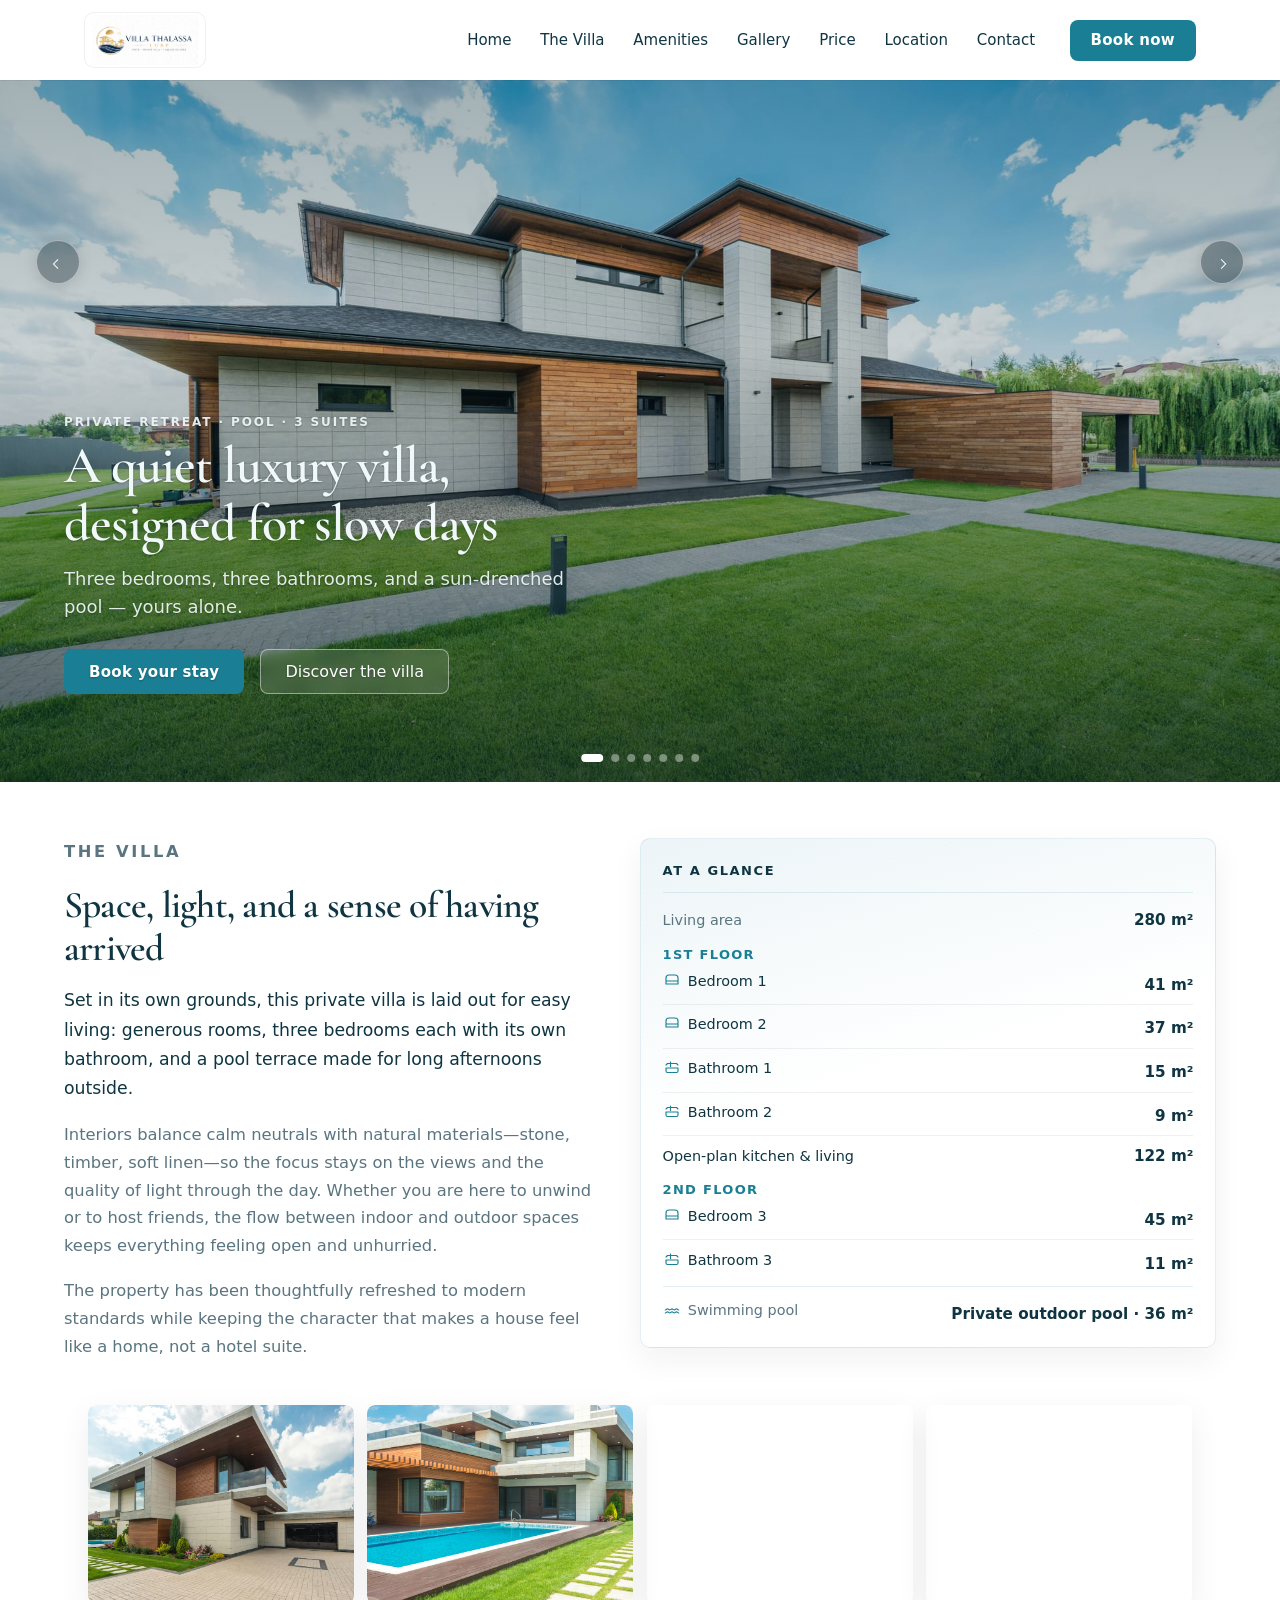
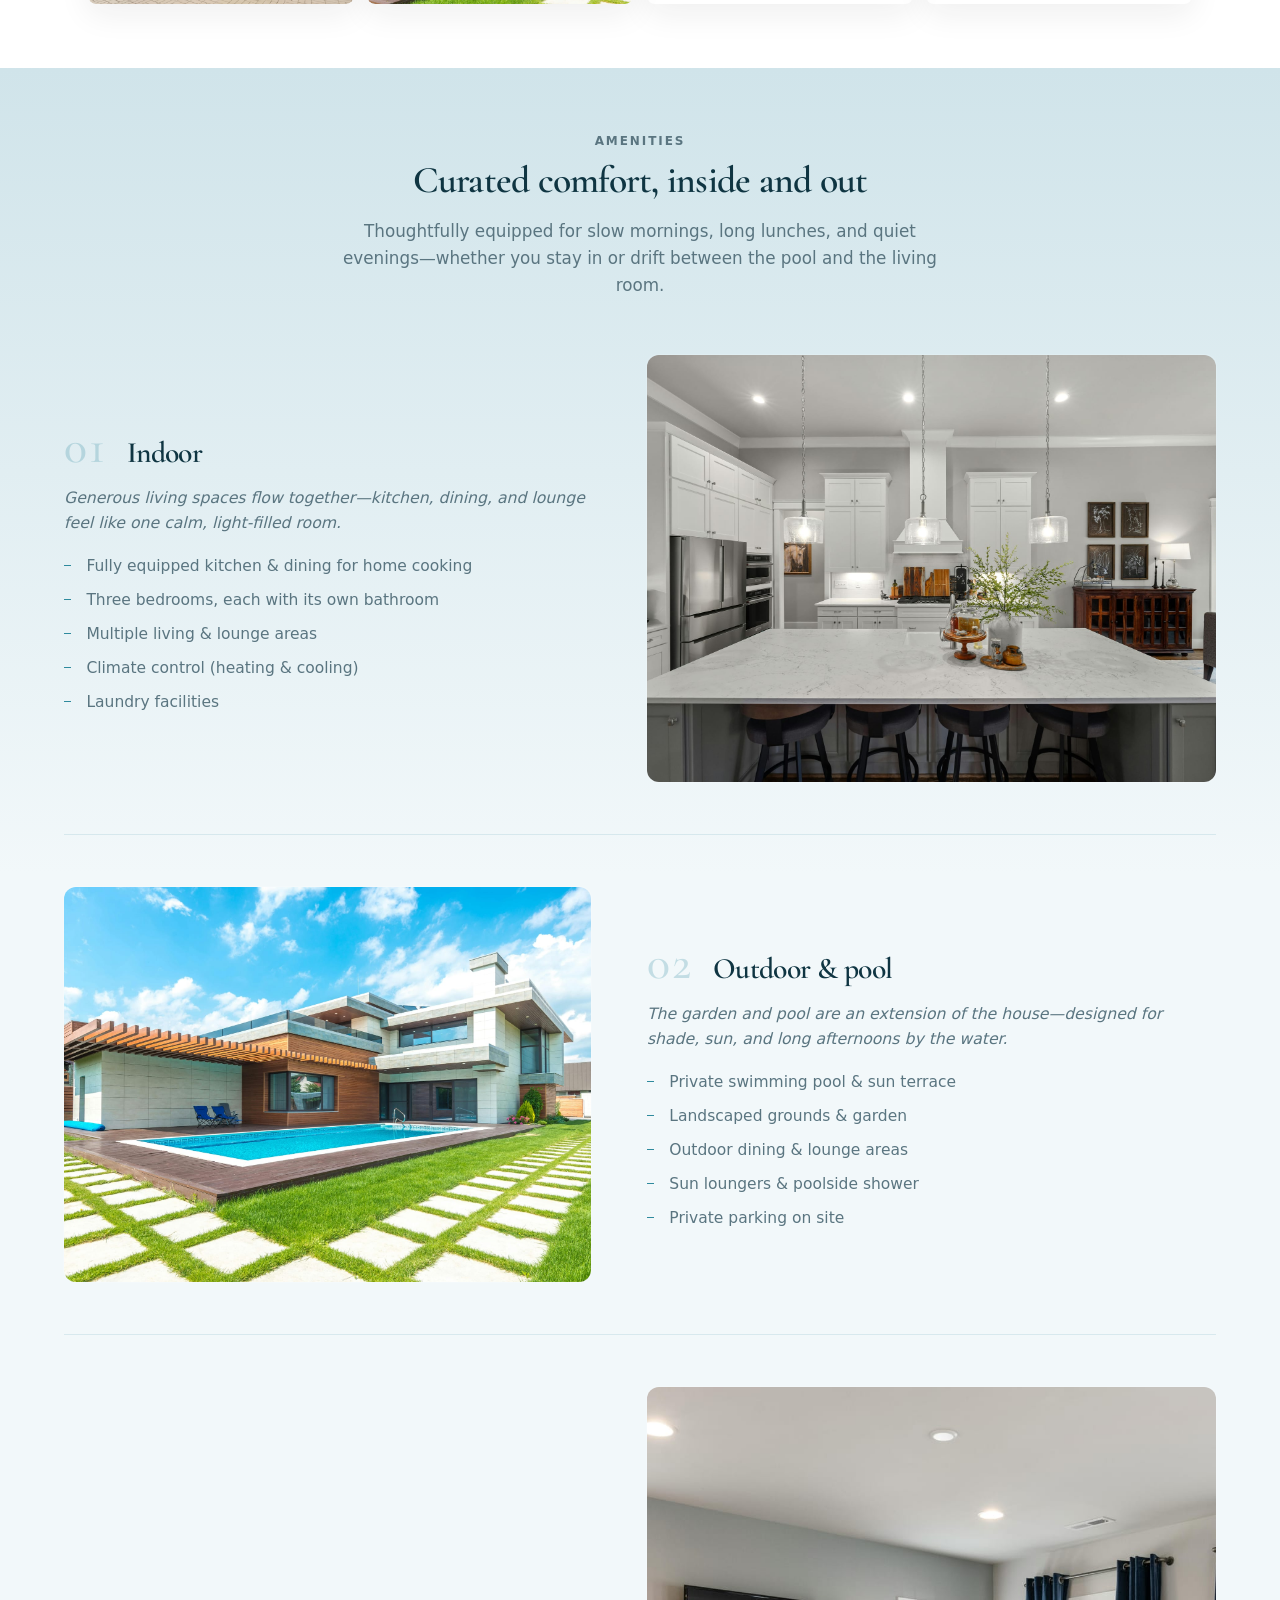
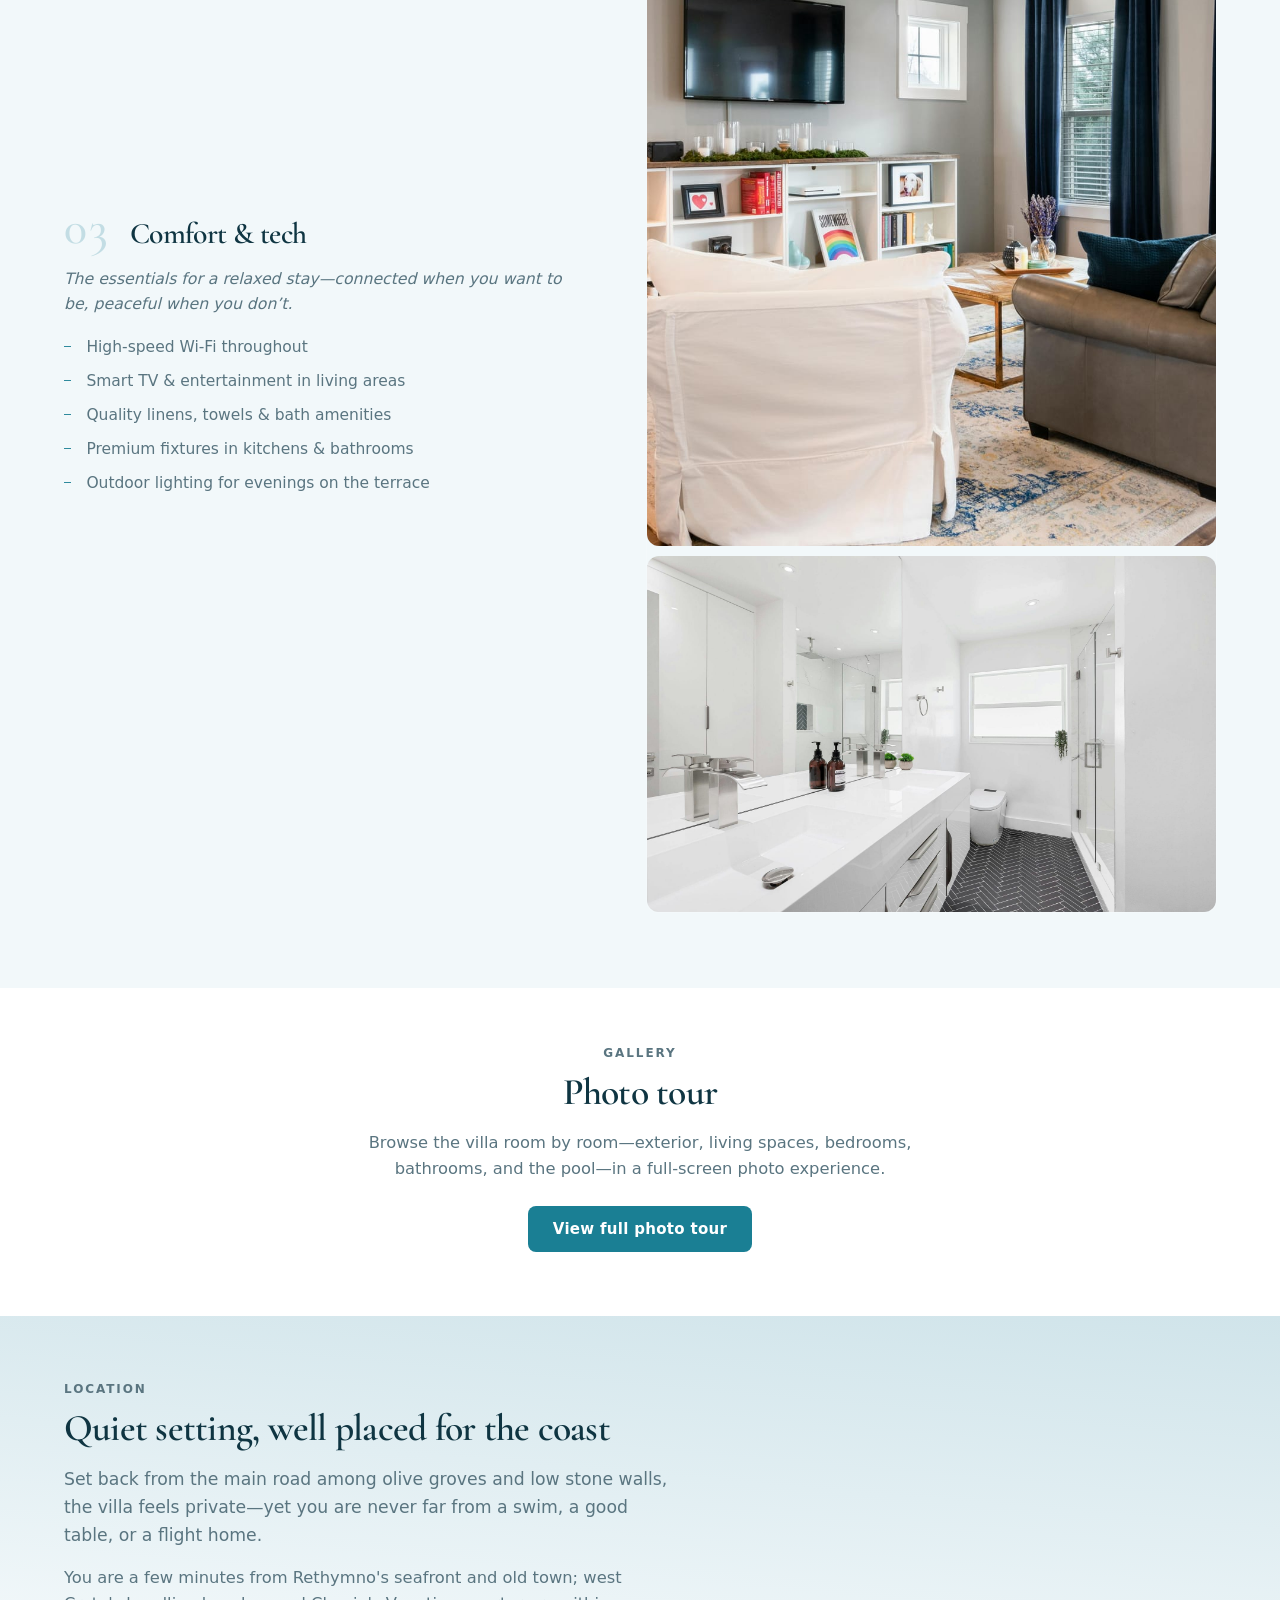
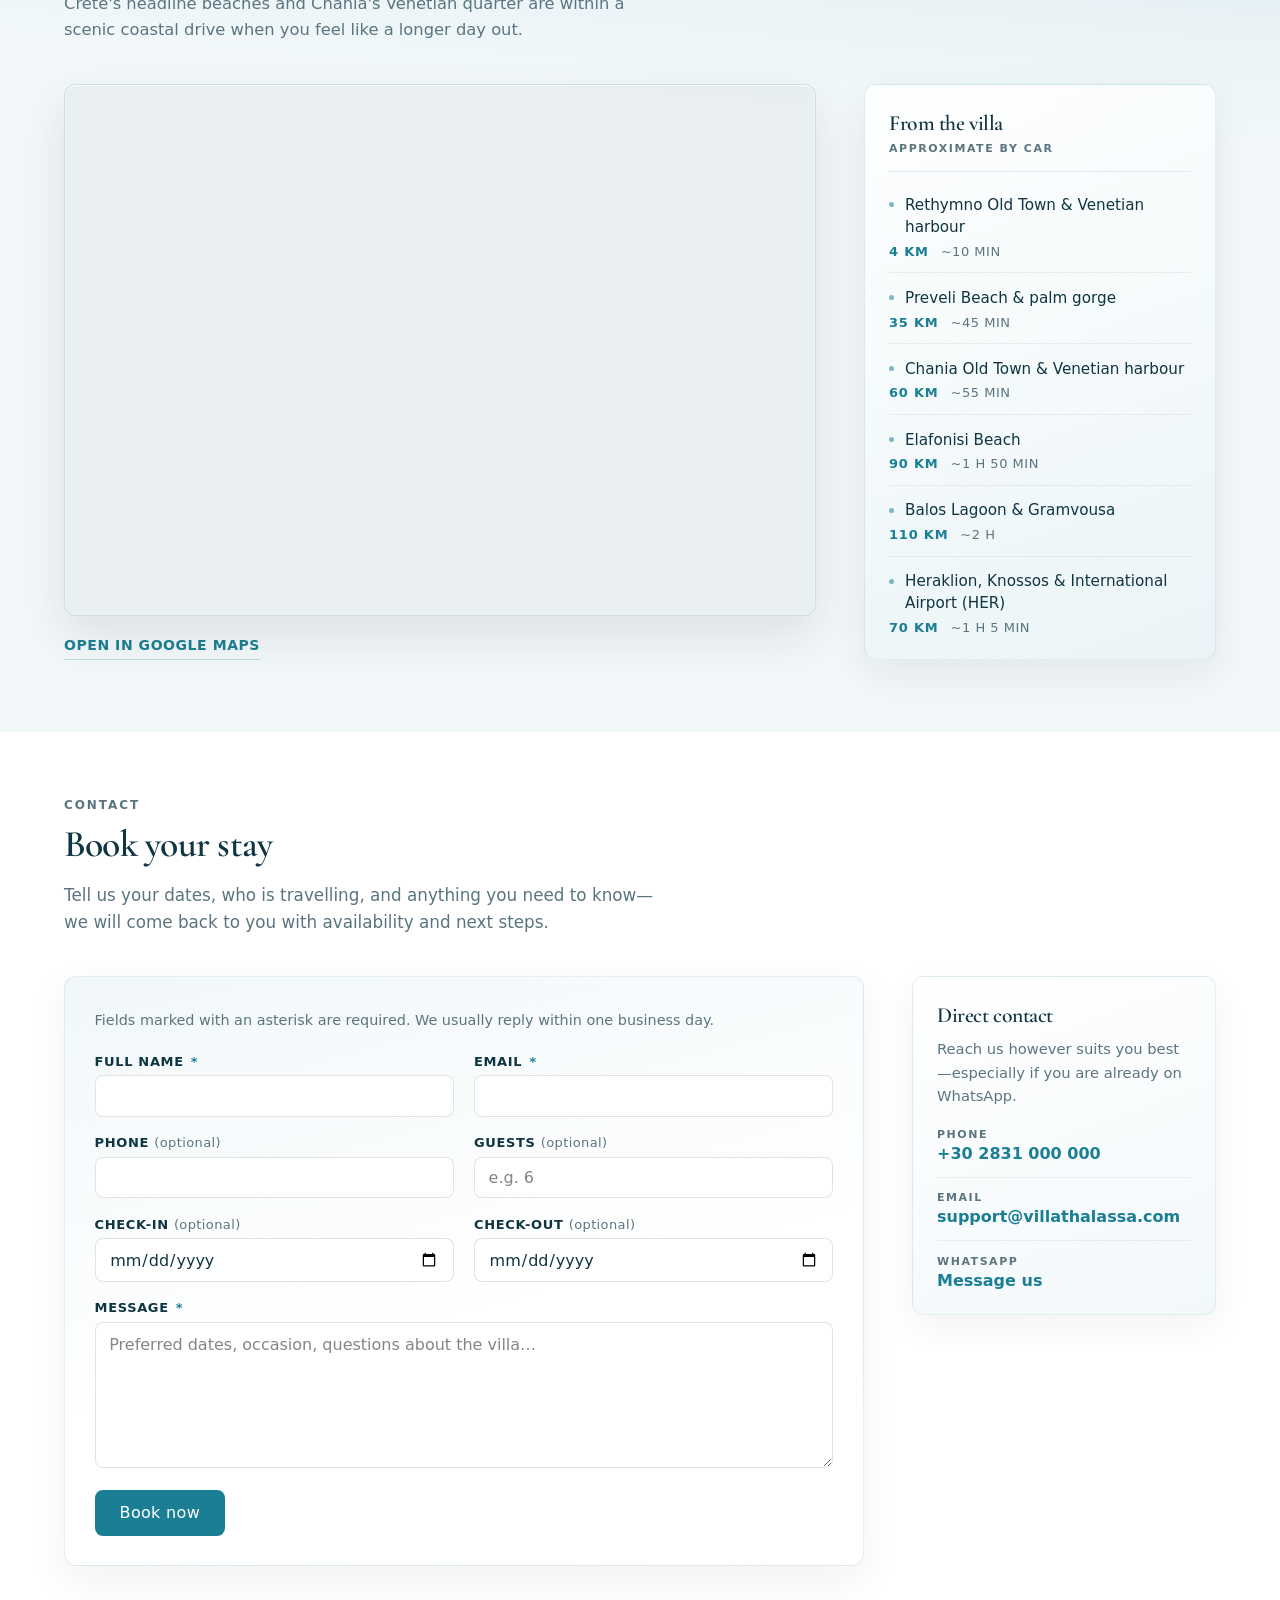
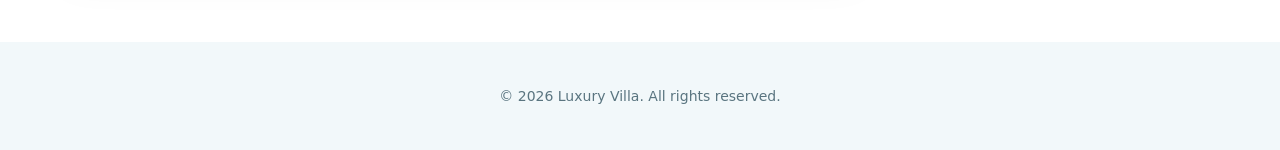
<file: index.html>
<!doctype html>
<html lang="en">
  <head>
    <meta charset="UTF-8" />
    <meta name="viewport" content="width=device-width, initial-scale=1.0" />
    <link rel="stylesheet" href="base.css" />
    <link rel="stylesheet" href="styles.css" />
    <link rel="preconnect" href="https://fonts.googleapis.com" />
    <link rel="preconnect" href="https://fonts.gstatic.com" crossorigin />
    <link
      href="https://fonts.googleapis.com/css2?family=Cormorant+Garamond:ital,wght@0,500;0,600;1,500&display=swap"
      rel="stylesheet"
    />
    <title>Luxury Villa</title>
  </head>
  <body>
    <header class="site-header">
      <nav class="nav" id="nav" aria-label="Main navigation">
        <div class="nav__inner">
          <a href="#hero" class="nav__brand">
            <span class="nav__logo-wrap">
              <img
                src="./assets/images/logo.png"
                alt="Luxury Villa"
                class="nav__logo"
                width="208"
                height="62"
              />
            </span>
          </a>

          <button
            type="button"
            class="nav__toggle"
            id="nav-toggle"
            aria-expanded="false"
            aria-controls="nav-menu"
            aria-label="Open menu"
          >
            <span class="nav__toggle-bar" aria-hidden="true"></span>
            <span class="nav__toggle-bar" aria-hidden="true"></span>
            <span class="nav__toggle-bar" aria-hidden="true"></span>
          </button>

          <div class="nav__panel" id="nav-menu">
            <ul class="nav__links">
              <li><a class="nav__link" href="#hero">Home</a></li>
              <li><a class="nav__link" href="#the-villa">The Villa</a></li>
              <li><a class="nav__link" href="#amenities">Amenities</a></li>
              <li><a class="nav__link" href="gallery.html">Gallery</a></li>
              <li><a class="nav__link" href="rates.html">Price</a></li>
              <li><a class="nav__link" href="#location">Location</a></li>
              <li><a class="nav__link" href="#contact">Contact</a></li>
            </ul>
            <a class="nav__cta nav__cta--in-panel" href="#contact">Book now</a>
          </div>

          <a class="nav__cta nav__cta--bar" href="#contact">Book now</a>
        </div>
      </nav>
    </header>

    <main>
      <section
        id="hero"
        class="hero"
        tabindex="-1"
        aria-labelledby="hero-heading"
      >
        <div class="hero-slider" data-hero-slider>
          <div
            class="hero-slider__viewport"
            role="region"
            aria-roledescription="carousel"
            aria-label="Featured villa photography"
          >
            <div class="hero-slider__slides">
              <figure
                class="hero-slide is-active"
                data-hero-slide
                aria-hidden="false"
              >
                <img
                  src="./assets/images/hero/hero1.jpg"
                  alt="Exterior view of the luxury villa"
                  width="1920"
                  height="1080"
                  fetchpriority="high"
                  decoding="async"
                />
              </figure>
              <figure class="hero-slide" data-hero-slide aria-hidden="true">
                <img
                  src="./assets/images/hero/hero2.jpg"
                  alt="Private swimming pool and outdoor space"
                  width="1920"
                  height="1080"
                  loading="lazy"
                  decoding="async"
                />
              </figure>
              <figure class="hero-slide" data-hero-slide aria-hidden="true">
                <img
                  src="./assets/images/hero/hero3.jpg"
                  alt="Villa terrace and landscaped grounds"
                  width="1920"
                  height="1080"
                  loading="lazy"
                  decoding="async"
                />
              </figure>
              <figure class="hero-slide" data-hero-slide aria-hidden="true">
                <img
                  src="./assets/images/hero/hero4.jpg"
                  alt="Elegant living space at the villa"
                  width="1920"
                  height="1080"
                  loading="lazy"
                  decoding="async"
                />
              </figure>
              <figure class="hero-slide" data-hero-slide aria-hidden="true">
                <img
                  src="./assets/images/hero/hero5.jpg"
                  alt="Sunset view from the villa"
                  width="1920"
                  height="1080"
                  loading="lazy"
                  decoding="async"
                />
              </figure>
              <figure class="hero-slide" data-hero-slide aria-hidden="true">
                <img
                  src="./assets/images/hero/hero6.jpg"
                  alt="Outdoor dining and pool area"
                  width="1920"
                  height="1080"
                  loading="lazy"
                  decoding="async"
                />
              </figure>
              <figure class="hero-slide" data-hero-slide aria-hidden="true">
                <img
                  src="./assets/images/hero/hero7.jpg"
                  alt="Architectural detail of the villa"
                  width="1920"
                  height="1080"
                  loading="lazy"
                  decoding="async"
                />
              </figure>
            </div>
            <div class="hero-slider__scrim" aria-hidden="true"></div>
          </div>

          <div class="hero__content">
            <p class="hero__eyebrow">Private retreat · Pool · 3 suites</p>
            <h1 id="hero-heading" class="hero__title">
              A quiet luxury villa, designed for slow days
            </h1>
            <p class="hero__lede">
              Three bedrooms, three bathrooms, and a sun-drenched pool — yours
              alone.
            </p>
            <div class="hero__actions">
              <a class="hero__cta hero__cta--primary" href="#contact"
                >Book your stay</a
              >
              <a class="hero__cta hero__cta--ghost" href="#the-villa"
                >Discover the villa</a
              >
            </div>
          </div>

          <div class="hero-slider__chrome">
            <button
              type="button"
              class="hero-slider__arrow hero-slider__arrow--prev"
              data-hero-prev
              aria-label="Previous image"
            >
              <span class="hero-slider__arrow-icon" aria-hidden="true"></span>
            </button>
            <button
              type="button"
              class="hero-slider__arrow hero-slider__arrow--next"
              data-hero-next
              aria-label="Next image"
            >
              <span class="hero-slider__arrow-icon" aria-hidden="true"></span>
            </button>
            <div
              class="hero-slider__dots"
              data-hero-dots
              role="group"
              aria-label="Slide indicators"
            ></div>
          </div>
        </div>
      </section>

      <section
        id="the-villa"
        class="section section--villa"
        tabindex="-1"
        aria-labelledby="the-villa-heading"
      >
        <div class="villa__grid">
          <div class="villa__narrative">
            <p class="section__eyebrow">The Villa</p>
            <h2 id="the-villa-heading" class="section__title">
              Space, light, and a sense of having arrived
            </h2>
            <p class="villa__lead">
              Set in its own grounds, this private villa is laid out for easy
              living: generous rooms, three bedrooms each with its own bathroom,
              and a pool terrace made for long afternoons outside.
            </p>
            <p>
              Interiors balance calm neutrals with natural materials—stone,
              timber, soft linen—so the focus stays on the views and the quality
              of light through the day. Whether you are here to unwind or to
              host friends, the flow between indoor and outdoor spaces keeps
              everything feeling open and unhurried.
            </p>
            <p>
              The property has been thoughtfully refreshed to modern standards
              while keeping the character that makes a house feel like a home,
              not a hotel suite.
            </p>
          </div>

          <aside class="villa-facts" aria-label="Key facts about the villa">
            <svg
              class="villa-facts__sprite"
              aria-hidden="true"
              focusable="false"
              width="0"
              height="0"
            >
              <defs>
                <symbol id="villa-icon-bed" viewBox="0 0 24 24">
                  <path
                    fill="none"
                    stroke="currentColor"
                    stroke-width="1.5"
                    stroke-linecap="round"
                    stroke-linejoin="round"
                    d="M4 12h16v4H4z M4 12V8a4 4 0 014-4h8a4 4 0 014 4v4"
                  />
                </symbol>
                <symbol id="villa-icon-bath" viewBox="0 0 24 24">
                  <path
                    fill="none"
                    stroke="currentColor"
                    stroke-width="1.5"
                    stroke-linecap="round"
                    stroke-linejoin="round"
                    d="M10 4v6M4 8l2-2h12l2 2M4 12h16v4a2 2 0 01-2 2H6a2 2 0 01-2-2v-4z"
                  />
                </symbol>
                <symbol id="villa-icon-pool" viewBox="0 0 24 24">
                  <path
                    fill="none"
                    stroke="currentColor"
                    stroke-width="1.5"
                    stroke-linecap="round"
                    stroke-linejoin="round"
                    d="M3 12c1.5 0 1.5-1.5 3-1.5S7.5 12 9 12s1.5-1.5 3-1.5 1.5 1.5 3 1.5 1.5-1.5 3-1.5 1.5 1.5 3 1.5M3 16c1.5 0 1.5-1.5 3-1.5S7.5 16 9 16s1.5-1.5 3-1.5 1.5 1.5 3 1.5 1.5-1.5 3-1.5 1.5 1.5 3 1.5"
                  />
                </symbol>
              </defs>
            </svg>

            <h3 class="villa-facts__title">At a glance</h3>

            <dl class="villa-facts__list">
              <div class="villa-facts__row villa-facts__row--total">
                <dt>Living area</dt>
                <dd>280&nbsp;m²</dd>
              </div>
            </dl>

            <div class="villa-facts__floor">
              <h4 class="villa-facts__floor-title">1st floor</h4>
              <dl class="villa-facts__sublist">
                <div class="villa-facts__row">
                  <dt>
                    <span class="villa-facts__label">
                      <svg
                        class="villa-facts__icon"
                        width="18"
                        height="18"
                        aria-hidden="true"
                        focusable="false"
                      >
                        <use href="#villa-icon-bed" />
                      </svg>
                      Bedroom 1
                    </span>
                  </dt>
                  <dd>41&nbsp;m²</dd>
                </div>
                <div class="villa-facts__row">
                  <dt>
                    <span class="villa-facts__label">
                      <svg
                        class="villa-facts__icon"
                        width="18"
                        height="18"
                        aria-hidden="true"
                        focusable="false"
                      >
                        <use href="#villa-icon-bed" />
                      </svg>
                      Bedroom 2
                    </span>
                  </dt>
                  <dd>37&nbsp;m²</dd>
                </div>
                <div class="villa-facts__row">
                  <dt>
                    <span class="villa-facts__label">
                      <svg
                        class="villa-facts__icon"
                        width="18"
                        height="18"
                        aria-hidden="true"
                        focusable="false"
                      >
                        <use href="#villa-icon-bath" />
                      </svg>
                      Bathroom 1
                    </span>
                  </dt>
                  <dd>15&nbsp;m²</dd>
                </div>
                <div class="villa-facts__row">
                  <dt>
                    <span class="villa-facts__label">
                      <svg
                        class="villa-facts__icon"
                        width="18"
                        height="18"
                        aria-hidden="true"
                        focusable="false"
                      >
                        <use href="#villa-icon-bath" />
                      </svg>
                      Bathroom 2
                    </span>
                  </dt>
                  <dd>9&nbsp;m²</dd>
                </div>
                <div class="villa-facts__row">
                  <dt>Open-plan kitchen &amp; living</dt>
                  <dd>122&nbsp;m²</dd>
                </div>
              </dl>
            </div>

            <div class="villa-facts__floor">
              <h4 class="villa-facts__floor-title">2nd floor</h4>
              <dl class="villa-facts__sublist">
                <div class="villa-facts__row">
                  <dt>
                    <span class="villa-facts__label">
                      <svg
                        class="villa-facts__icon"
                        width="18"
                        height="18"
                        aria-hidden="true"
                        focusable="false"
                      >
                        <use href="#villa-icon-bed" />
                      </svg>
                      Bedroom 3
                    </span>
                  </dt>
                  <dd>45&nbsp;m²</dd>
                </div>
                <div class="villa-facts__row">
                  <dt>
                    <span class="villa-facts__label">
                      <svg
                        class="villa-facts__icon"
                        width="18"
                        height="18"
                        aria-hidden="true"
                        focusable="false"
                      >
                        <use href="#villa-icon-bath" />
                      </svg>
                      Bathroom 3
                    </span>
                  </dt>
                  <dd>11&nbsp;m²</dd>
                </div>
              </dl>
            </div>

            <dl class="villa-facts__list villa-facts__list--outdoor">
              <div class="villa-facts__row">
                <dt>
                  <span class="villa-facts__label">
                    <svg
                      class="villa-facts__icon"
                      width="18"
                      height="18"
                      aria-hidden="true"
                      focusable="false"
                    >
                      <use href="#villa-icon-pool" />
                    </svg>
                    Swimming pool
                  </span>
                </dt>
                <dd>Private outdoor pool · 36&nbsp;m²</dd>
              </div>
            </dl>
          </aside>
        </div>

        <div class="villa__photos">
          <figure class="villa__photo">
            <button
              type="button"
              class="villa__photo-trigger"
              aria-label="Open full size: front elevation of the villa"
            >
              <img
                src="./assets/images/front_house/front_1.jpg"
                alt="Front elevation of the villa with landscaped approach"
                width="800"
                height="600"
                loading="lazy"
                decoding="async"
              />
            </button>
          </figure>
          <figure class="villa__photo">
            <button
              type="button"
              class="villa__photo-trigger"
              aria-label="Open full size: private swimming pool and sun terrace"
            >
              <img
                src="./assets/images/swimming_pool/swimming_pool_1.jpg"
                alt="Private swimming pool and sun terrace"
                width="800"
                height="600"
                loading="lazy"
                decoding="async"
              />
            </button>
          </figure>
          <figure class="villa__photo">
            <button
              type="button"
              class="villa__photo-trigger"
              aria-label="Open full size: open-plan kitchen and living area"
            >
              <img
                src="./assets/images/kitchen_living_room/mix1.jpg"
                alt="Open-plan kitchen and living area"
                width="800"
                height="600"
                loading="lazy"
                decoding="async"
              />
            </button>
          </figure>
          <figure class="villa__photo">
            <button
              type="button"
              class="villa__photo-trigger"
              aria-label="Open full size: bedroom with natural light"
            >
              <img
                src="./assets/images/bedroom1/bedroom_1.jpg"
                alt="Bedroom with natural light and calm tones"
                width="800"
                height="600"
                loading="lazy"
                decoding="async"
              />
            </button>
          </figure>
        </div>
      </section>

      <section
        id="amenities"
        class="section section--amenities"
        tabindex="-1"
        aria-labelledby="amenities-heading"
      >
        <div class="amenities__inner">
          <header class="amenities__intro">
            <p class="section__eyebrow">Amenities</p>
            <h2 id="amenities-heading" class="section__title">
              Curated comfort, inside and out
            </h2>
            <p class="amenities__lead">
              Thoughtfully equipped for slow mornings, long lunches, and quiet
              evenings—whether you stay in or drift between the pool and the
              living room.
            </p>
          </header>

          <article class="amenities__group">
            <div class="amenities__content">
              <div class="amenities__meta">
                <span class="amenities__index" aria-hidden="true">01</span>
                <h3 class="amenities__name">Indoor</h3>
              </div>
              <p class="amenities__blurb">
                Generous living spaces flow together—kitchen, dining, and lounge
                feel like one calm, light-filled room.
              </p>
              <ul class="amenities__list">
                <li>Fully equipped kitchen &amp; dining for home cooking</li>
                <li>Three bedrooms, each with its own bathroom</li>
                <li>Multiple living &amp; lounge areas</li>
                <li>Climate control (heating &amp; cooling)</li>
                <li>Laundry facilities</li>
              </ul>
            </div>
            <div class="amenities__visual">
              <button
                type="button"
                class="amenities__photo-trigger"
                aria-label="Open full size: kitchen and living space"
              >
                <img
                  src="./assets/images/kitchen_living_room/mix3.jpg"
                  alt="Kitchen and open-plan living area with natural light"
                  width="900"
                  height="675"
                  loading="lazy"
                  decoding="async"
                />
              </button>
            </div>
          </article>

          <article class="amenities__group amenities__group--reverse">
            <div class="amenities__content">
              <div class="amenities__meta">
                <span class="amenities__index" aria-hidden="true">02</span>
                <h3 class="amenities__name">Outdoor &amp; pool</h3>
              </div>
              <p class="amenities__blurb">
                The garden and pool are an extension of the house—designed for
                shade, sun, and long afternoons by the water.
              </p>
              <ul class="amenities__list">
                <li>Private swimming pool &amp; sun terrace</li>
                <li>Landscaped grounds &amp; garden</li>
                <li>Outdoor dining &amp; lounge areas</li>
                <li>Sun loungers &amp; poolside shower</li>
                <li>Private parking on site</li>
              </ul>
            </div>
            <div class="amenities__visual">
              <button
                type="button"
                class="amenities__photo-trigger"
                aria-label="Open full size: swimming pool and terrace"
              >
                <img
                  src="./assets/images/swimming_pool/swimming_pool_2.jpg"
                  alt="Swimming pool with sun terrace and loungers"
                  width="900"
                  height="675"
                  loading="lazy"
                  decoding="async"
                />
              </button>
            </div>
          </article>

          <article class="amenities__group">
            <div class="amenities__content">
              <div class="amenities__meta">
                <span class="amenities__index" aria-hidden="true">03</span>
                <h3 class="amenities__name">Comfort &amp; tech</h3>
              </div>
              <p class="amenities__blurb">
                The essentials for a relaxed stay—connected when you want to be,
                peaceful when you don’t.
              </p>
              <ul class="amenities__list">
                <li>High-speed Wi‑Fi throughout</li>
                <li>Smart TV &amp; entertainment in living areas</li>
                <li>Quality linens, towels &amp; bath amenities</li>
                <li>Premium fixtures in kitchens &amp; bathrooms</li>
                <li>Outdoor lighting for evenings on the terrace</li>
              </ul>
            </div>
            <div class="amenities__visual amenities__visual--duo">
              <button
                type="button"
                class="amenities__photo-trigger amenities__photo-trigger--tall"
                aria-label="Open full size: living room"
              >
                <img
                  src="./assets/images/living_room/living_room2.jpg"
                  alt="Comfortable living room with seating"
                  width="560"
                  height="700"
                  loading="lazy"
                  decoding="async"
                />
              </button>
              <button
                type="button"
                class="amenities__photo-trigger amenities__photo-trigger--short"
                aria-label="Open full size: bathroom detail"
              >
                <img
                  src="./assets/images/bathroom1/bathroom2.jpg"
                  alt="Bathroom with modern fixtures"
                  width="560"
                  height="420"
                  loading="lazy"
                  decoding="async"
                />
              </button>
            </div>
          </article>
        </div>
      </section>

      <section
        id="gallery"
        class="section section--gallery-teaser"
        tabindex="-1"
        aria-labelledby="gallery-heading"
      >
        <div class="gallery-teaser">
          <p class="section__eyebrow">Gallery</p>
          <h2 id="gallery-heading" class="section__title">Photo tour</h2>
          <p class="gallery-teaser__text">
            Browse the villa room by room—exterior, living spaces, bedrooms,
            bathrooms, and the pool—in a full-screen photo experience.
          </p>
          <a class="gallery-teaser__cta" href="gallery.html"
            >View full photo tour</a
          >
        </div>
      </section>

      <section
        id="location"
        class="section section--location"
        tabindex="-1"
        aria-labelledby="location-heading"
      >
        <div class="location__inner">
          <header class="location__intro">
            <p class="section__eyebrow">Location</p>
            <h2 id="location-heading" class="section__title">
              Quiet setting, well placed for the coast
            </h2>
            <p class="location__lead">
              Set back from the main road among olive groves and low stone
              walls, the villa feels private—yet you are never far from a swim,
              a good table, or a flight home.
            </p>
            <p class="location__text">
              You are a few minutes from Rethymno's seafront and old town; west
              Crete's headline beaches and Chania's Venetian quarter are within
              a scenic coastal drive when you feel like a longer day out.
            </p>
          </header>

          <div class="location__layout">
            <div class="location__map-block">
              <div class="location__map-frame">
                <iframe
                  class="location__map"
                  title="Map: Violi Charaki 741 50, Greece"
                  width="600"
                  height="450"
                  loading="lazy"
                  referrerpolicy="no-referrer-when-downgrade"
                  allowfullscreen=""
                  src="https://www.google.com/maps/embed?pb=!1m18!1m12!1m3!1d6507.600952627052!2d24.434714865555613!3d35.36059764031411!2m3!1f0!2f0!3f0!3m2!1i1024!2i768!4f13.1!3m3!1m2!1s0x149b742d47f91435%3A0x59dffefd8b94957c!2sVioli%20Charaki%20741%2050%2C%20Greece!5e0!3m2!1sen!2sbg!4v1775322388035!5m2!1sen!2sbg"
                ></iframe>
              </div>
              <a
                class="location__map-external"
                href="https://www.google.com/maps/search/?api=1&amp;query=Violi%20Charaki%20741%2050%2C%20Greece"
                target="_blank"
                rel="noopener noreferrer"
              >
                Open in Google Maps
              </a>
            </div>

            <aside
              class="location__distances"
              aria-label="Approximate driving distances from the villa to places in Crete"
            >
              <h3 class="location__distances-heading">
                <span class="location__distances-label">From the villa</span>
                <span class="location__distances-sub">Approximate by car</span>
              </h3>
              <ul class="location__distance-list">
                <li class="location__distance-item">
                  <span class="location__distance-place"
                    >Rethymno Old Town &amp; Venetian harbour</span
                  >
                  <span class="location__distance-meta">
                    <span class="location__distance-km">4 km</span>
                    <span class="location__distance-time">~10 min</span>
                  </span>
                </li>
                <li class="location__distance-item">
                  <span class="location__distance-place"
                    >Preveli Beach &amp; palm gorge</span
                  >
                  <span class="location__distance-meta">
                    <span class="location__distance-km">35 km</span>
                    <span class="location__distance-time">~45 min</span>
                  </span>
                </li>
                <li class="location__distance-item">
                  <span class="location__distance-place"
                    >Chania Old Town &amp; Venetian harbour</span
                  >
                  <span class="location__distance-meta">
                    <span class="location__distance-km">60 km</span>
                    <span class="location__distance-time">~55 min</span>
                  </span>
                </li>
                <li class="location__distance-item">
                  <span class="location__distance-place">Elafonisi Beach</span>
                  <span class="location__distance-meta">
                    <span class="location__distance-km">90 km</span>
                    <span class="location__distance-time">~1 h 50 min</span>
                  </span>
                </li>
                <li class="location__distance-item">
                  <span class="location__distance-place"
                    >Balos Lagoon &amp; Gramvousa</span
                  >
                  <span class="location__distance-meta">
                    <span class="location__distance-km">110 km</span>
                    <span class="location__distance-time">~2 h</span>
                  </span>
                </li>
                <li class="location__distance-item">
                  <span class="location__distance-place"
                    >Heraklion, Knossos &amp; International Airport (HER)</span
                  >
                  <span class="location__distance-meta">
                    <span class="location__distance-km">70 km</span>
                    <span class="location__distance-time">~1 h 5 min</span>
                  </span>
                </li>
              </ul>
            </aside>
          </div>
        </div>
      </section>

      <section
        id="contact"
        class="section section--contact"
        tabindex="-1"
        aria-labelledby="contact-heading"
      >
        <div class="contact__inner">
          <header class="contact__intro">
            <p class="section__eyebrow">Contact</p>
            <h2 id="contact-heading" class="section__title">Book your stay</h2>
            <p class="contact__lead">
              Tell us your dates, who is travelling, and anything you need to
              know—we will come back to you with availability and next steps.
            </p>
          </header>

          <div class="contact__layout">
            <div class="contact__form-shell">
              <form
                id="contact-form"
                class="contact__form"
                data-contact-form
                data-contact-email="support@luxuryvilla.com"
                method="post"
                aria-describedby="contact-form-desc"
              >
                <!--
                  Optional: add action="https://formspree.io/f/YOUR_FORM_ID"
                  to submit via Formspree (then the script uses a normal POST
                  instead of opening the mail app).
                -->
                <input
                  type="hidden"
                  name="_subject"
                  value="Villa enquiry (website)"
                />

                <p class="contact__form-desc" id="contact-form-desc">
                  Fields marked with an asterisk are required. We usually reply
                  within one business day.
                </p>

                <div class="contact__fields">
                  <div class="contact__row contact__row--split">
                    <div class="contact__field">
                      <label class="contact__label" for="contact-name">
                        Full name
                        <abbr class="contact__req" title="required">*</abbr>
                      </label>
                      <input
                        class="contact__input"
                        id="contact-name"
                        name="name"
                        type="text"
                        autocomplete="name"
                        required
                      />
                    </div>
                    <div class="contact__field">
                      <label class="contact__label" for="contact-email">
                        Email
                        <abbr class="contact__req" title="required">*</abbr>
                      </label>
                      <input
                        class="contact__input"
                        id="contact-email"
                        name="email"
                        type="email"
                        autocomplete="email"
                        required
                      />
                    </div>
                  </div>

                  <div class="contact__row contact__row--split">
                    <div class="contact__field">
                      <label class="contact__label" for="contact-phone">
                        Phone <span class="contact__optional">(optional)</span>
                      </label>
                      <input
                        class="contact__input"
                        id="contact-phone"
                        name="phone"
                        type="tel"
                        autocomplete="tel"
                      />
                    </div>
                    <div class="contact__field">
                      <label class="contact__label" for="contact-guests">
                        Guests <span class="contact__optional">(optional)</span>
                      </label>
                      <input
                        class="contact__input"
                        id="contact-guests"
                        name="guests"
                        type="number"
                        min="1"
                        max="24"
                        inputmode="numeric"
                        placeholder="e.g. 6"
                      />
                    </div>
                  </div>

                  <div class="contact__row contact__row--split">
                    <div class="contact__field">
                      <label class="contact__label" for="contact-checkin">
                        Check-in
                        <span class="contact__optional">(optional)</span>
                      </label>
                      <input
                        class="contact__input"
                        id="contact-checkin"
                        name="check-in"
                        type="date"
                      />
                    </div>
                    <div class="contact__field">
                      <label class="contact__label" for="contact-checkout">
                        Check-out
                        <span class="contact__optional">(optional)</span>
                      </label>
                      <input
                        class="contact__input"
                        id="contact-checkout"
                        name="check-out"
                        type="date"
                      />
                    </div>
                  </div>

                  <div class="contact__field">
                    <label class="contact__label" for="contact-message">
                      Message
                      <abbr class="contact__req" title="required">*</abbr>
                    </label>
                    <textarea
                      class="contact__input contact__textarea"
                      id="contact-message"
                      name="message"
                      rows="5"
                      required
                      placeholder="Preferred dates, occasion, questions about the villa…"
                    ></textarea>
                  </div>
                </div>

                <p
                  class="contact__feedback contact__feedback--error"
                  id="contact-error"
                  role="alert"
                  hidden
                ></p>
                <p
                  class="contact__feedback contact__feedback--success"
                  id="contact-success"
                  role="status"
                  tabindex="-1"
                  hidden
                ></p>

                <button type="submit" class="contact__submit">Book now</button>
              </form>
            </div>

            <aside class="contact__direct" aria-label="Contact details">
              <h3 class="contact__direct-title">Direct contact</h3>
              <p class="contact__direct-lead">
                Reach us however suits you best—especially if you are already on
                WhatsApp.
              </p>
              <ul class="contact__direct-list">
                <li class="contact__direct-item">
                  <span class="contact__direct-label">Phone</span>
                  <a class="contact__direct-value" href="tel:+302831000000"
                    >+30 2831 000 000</a
                  >
                </li>
                <li class="contact__direct-item">
                  <span class="contact__direct-label">Email</span>
                  <a
                    class="contact__direct-value"
                    href="mailto:enquiries@example.com"
                    >support@villathalassa.com</a
                  >
                </li>
                <li class="contact__direct-item">
                  <span class="contact__direct-label">WhatsApp</span>
                  <a
                    class="contact__direct-value"
                    href="https://wa.me/3028310000000"
                    target="_blank"
                    rel="noopener noreferrer"
                    >Message us</a
                  >
                </li>
              </ul>
            </aside>
          </div>
        </div>
      </section>
    </main>

    <footer>
      <p>&copy; 2026 Luxury Villa. All rights reserved.</p>
    </footer>

    <div
      id="villa-lightbox"
      class="lightbox lightbox--simple"
      role="dialog"
      aria-modal="true"
      aria-label="Enlarged photo"
      hidden
    >
      <div class="lightbox__backdrop" data-lightbox-close tabindex="-1"></div>
      <div class="lightbox__frame">
        <button
          type="button"
          class="lightbox__close"
          data-lightbox-close
          aria-label="Close"
        >
          <span class="lightbox__close-icon" aria-hidden="true"></span>
        </button>
        <img class="lightbox__img" alt="" />
      </div>
    </div>

    <script src="app.js" defer></script>
  </body>
</html>
</file>
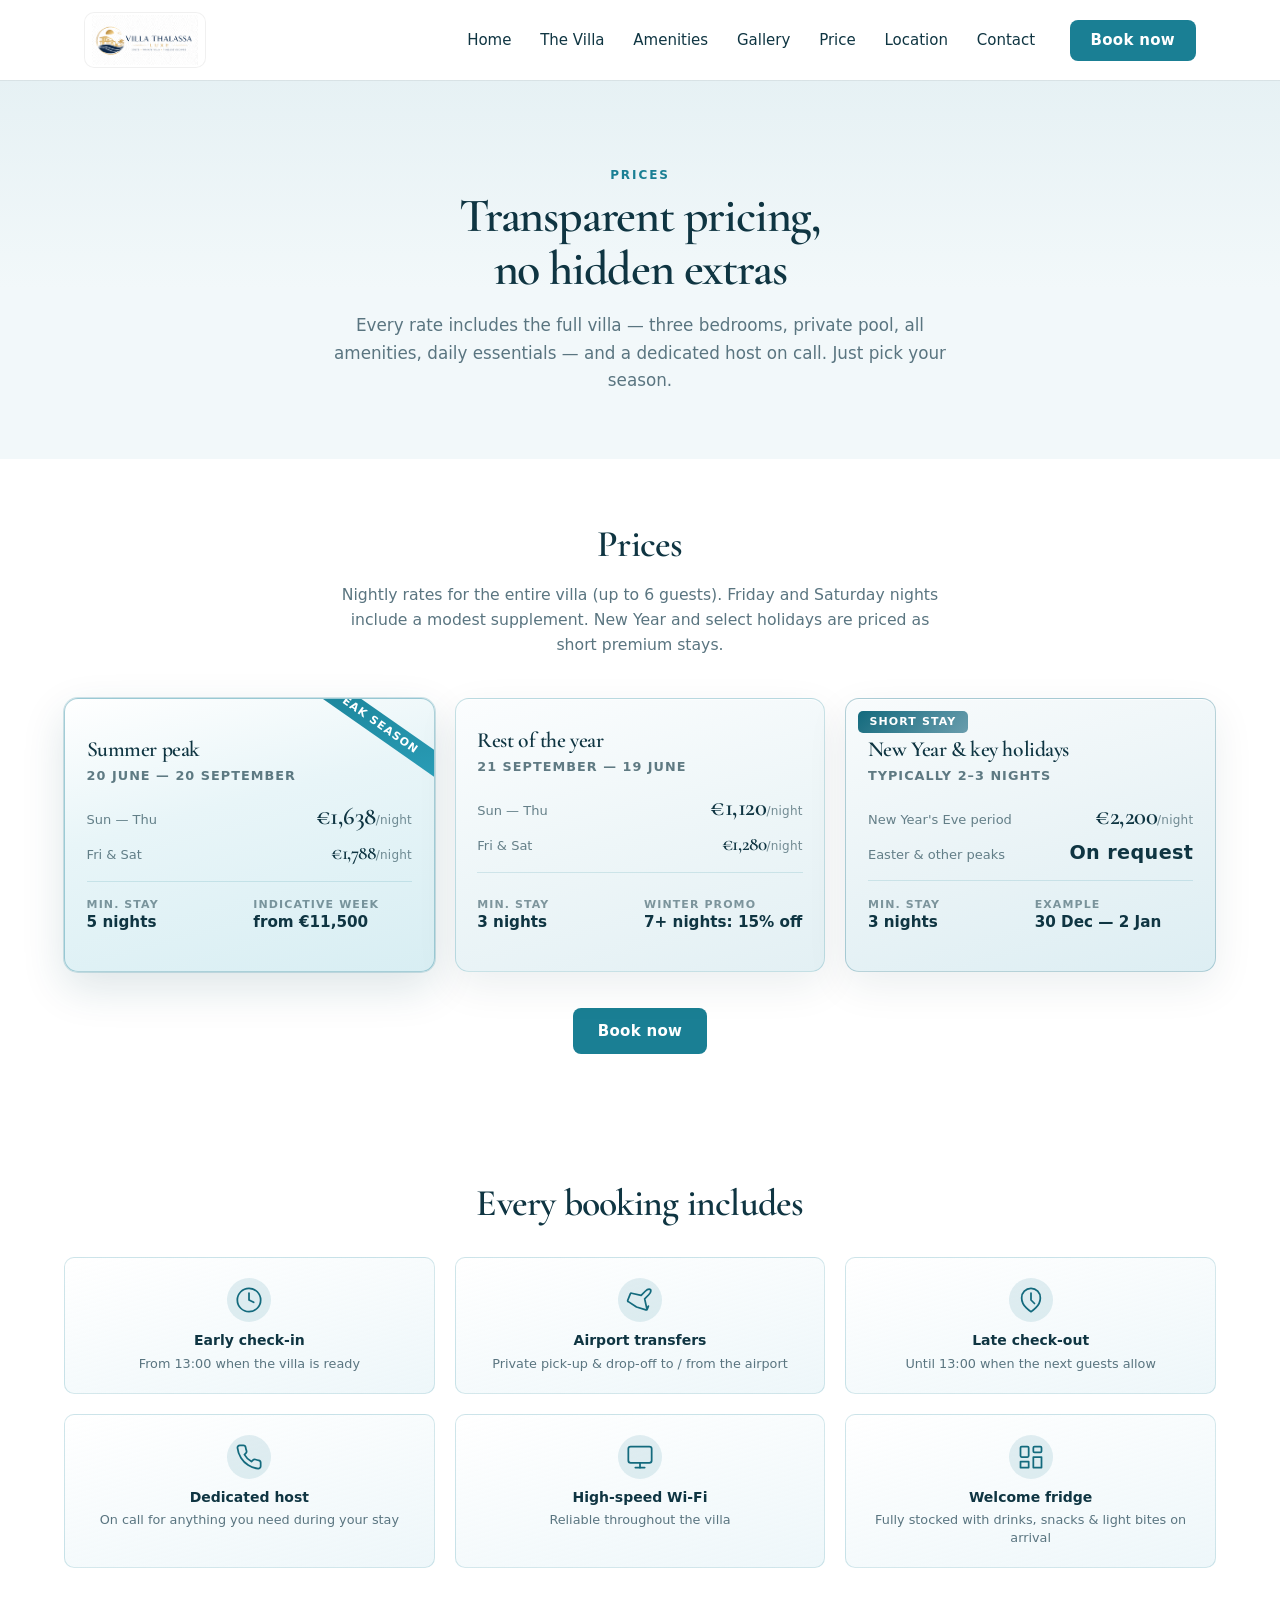
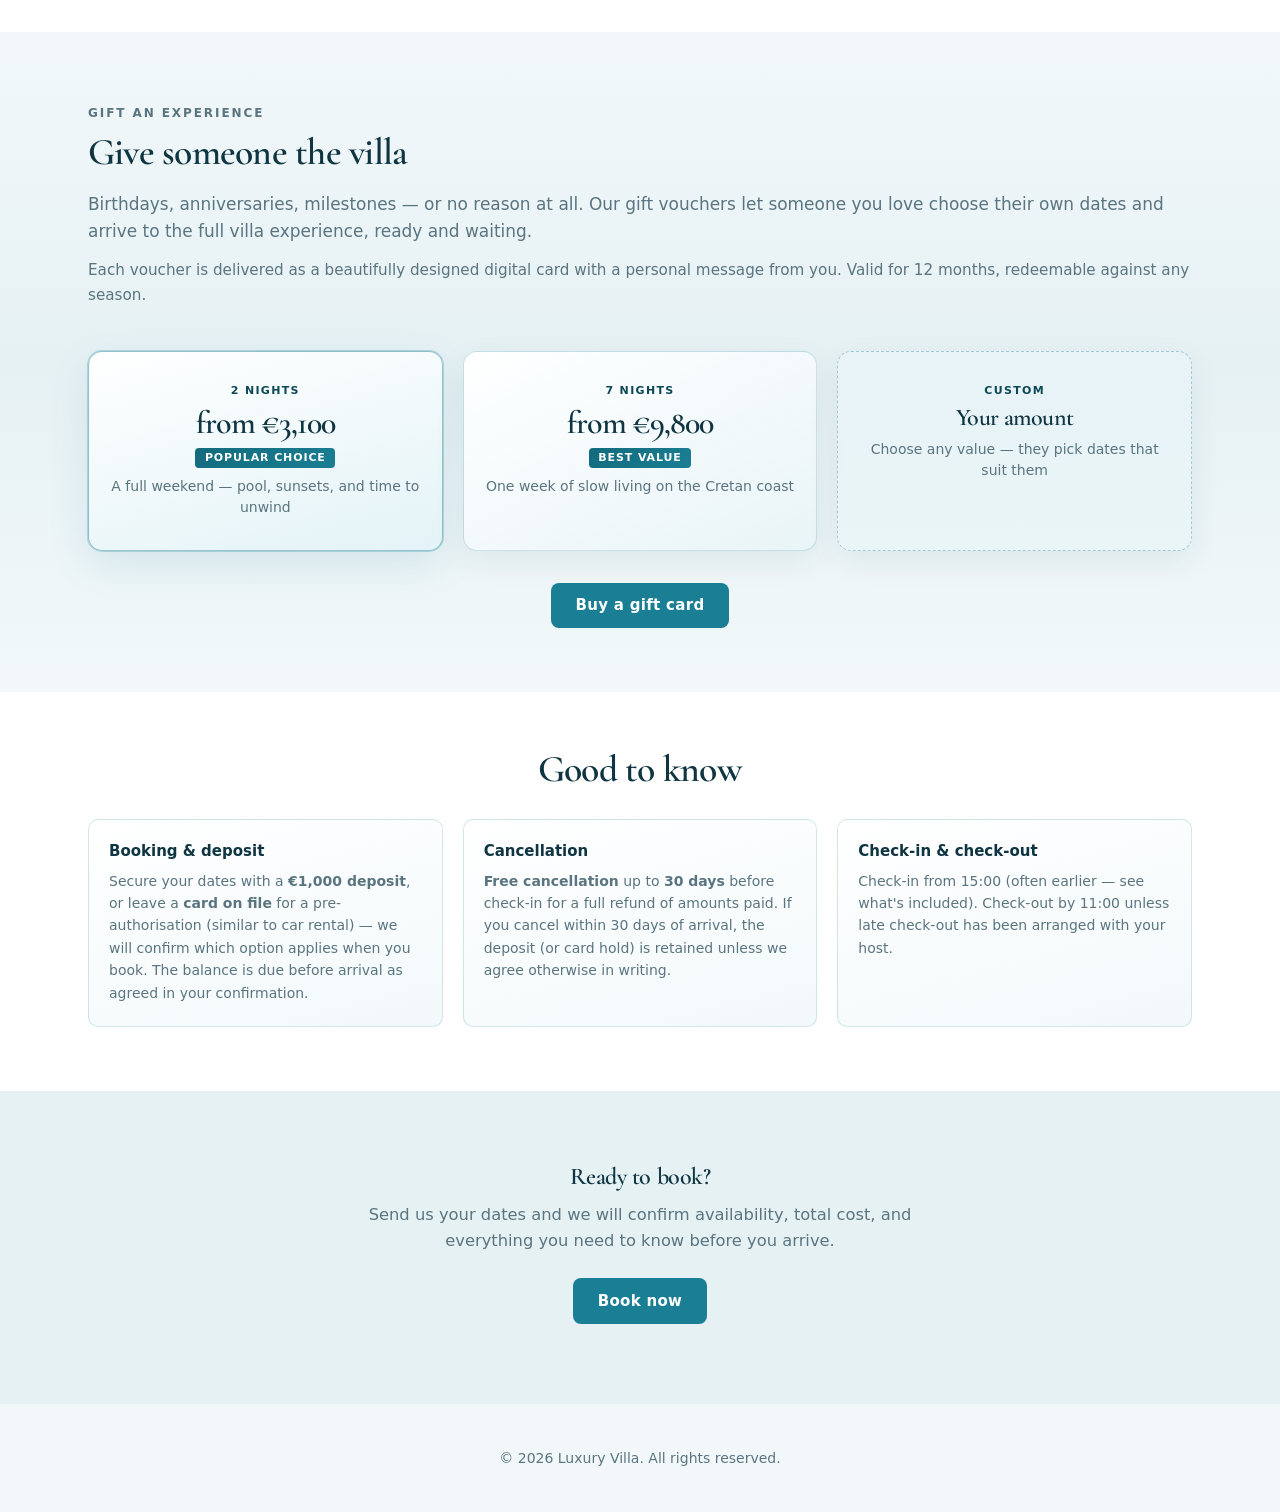
<file: rates.html>
<!doctype html>
<html lang="en">
  <head>
    <meta charset="UTF-8" />
    <meta name="viewport" content="width=device-width, initial-scale=1.0" />
    <link rel="stylesheet" href="base.css" />
    <link rel="stylesheet" href="styles.css" />
    <link rel="preconnect" href="https://fonts.googleapis.com" />
    <link rel="preconnect" href="https://fonts.gstatic.com" crossorigin />
    <link
      href="https://fonts.googleapis.com/css2?family=Cormorant+Garamond:ital,wght@0,500;0,600;1,500&display=swap"
      rel="stylesheet"
    />
    <title>Prices · Luxury Villa</title>
  </head>
  <body class="page-rates">
    <header class="site-header">
      <nav class="nav" id="nav" aria-label="Main navigation">
        <div class="nav__inner">
          <a href="index.html" class="nav__brand">
            <span class="nav__logo-wrap">
              <img
                src="./assets/images/logo.png"
                alt="Luxury Villa"
                class="nav__logo"
                width="208"
                height="62"
              />
            </span>
          </a>

          <button
            type="button"
            class="nav__toggle"
            id="nav-toggle"
            aria-expanded="false"
            aria-controls="nav-menu"
            aria-label="Open menu"
          >
            <span class="nav__toggle-bar" aria-hidden="true"></span>
            <span class="nav__toggle-bar" aria-hidden="true"></span>
            <span class="nav__toggle-bar" aria-hidden="true"></span>
          </button>

          <div class="nav__panel" id="nav-menu">
            <ul class="nav__links">
              <li><a class="nav__link" href="index.html#hero">Home</a></li>
              <li>
                <a class="nav__link" href="index.html#the-villa">The Villa</a>
              </li>
              <li>
                <a class="nav__link" href="index.html#amenities">Amenities</a>
              </li>
              <li><a class="nav__link" href="gallery.html">Gallery</a></li>
              <li>
                <a class="nav__link" href="rates.html" aria-current="page"
                  >Price</a
                >
              </li>
              <li>
                <a class="nav__link" href="index.html#location">Location</a>
              </li>
              <li>
                <a class="nav__link" href="index.html#contact">Contact</a>
              </li>
            </ul>
            <a class="nav__cta nav__cta--in-panel" href="index.html#contact"
              >Book now</a
            >
          </div>

          <a class="nav__cta nav__cta--bar" href="index.html#contact"
            >Book now</a
          >
        </div>
      </nav>
    </header>

    <main>
      <section class="rates-hero" aria-labelledby="rates-heading">
        <div class="rates-hero__inner">
          <p class="section__eyebrow">Prices</p>
          <h1 id="rates-heading" class="rates-hero__title">
            Transparent pricing,<br />no hidden extras
          </h1>
          <p class="rates-hero__sub">
            Every rate includes the full villa — three bedrooms, private pool,
            all amenities, daily essentials — and a dedicated host on call. Just
            pick your season.
          </p>
        </div>
      </section>

      <section
        class="section section--prices-panel"
        aria-labelledby="prices-heading"
      >
        <div class="seasons__inner">
          <div class="seasons__header seasons__header--center">
            <h2 id="prices-heading" class="section__title">Prices</h2>
            <p class="seasons__note">
              Nightly rates for the entire villa (up to 6 guests). Friday and
              Saturday nights include a modest supplement. New Year and select
              holidays are priced as short premium stays.
            </p>
          </div>

          <div class="seasons__grid seasons__grid--three">
            <article class="rate-card rate-card--peak">
              <div class="rate-card__ribbon">Peak season</div>
              <header class="rate-card__head">
                <span class="rate-card__season">Summer peak</span>
                <span class="rate-card__months">20 June — 20 September</span>
              </header>
              <div class="rate-card__body">
                <div class="rate-card__prices">
                  <div class="rate-card__price-row">
                    <span class="rate-card__day-label">Sun — Thu</span>
                    <span class="rate-card__amount"
                      >&euro;1,638<span class="rate-card__per"
                        >/night</span
                      ></span
                    >
                  </div>
                  <div
                    class="rate-card__price-row rate-card__price-row--weekend"
                  >
                    <span class="rate-card__day-label">Fri &amp; Sat</span>
                    <span class="rate-card__amount"
                      >&euro;1,788<span class="rate-card__per"
                        >/night</span
                      ></span
                    >
                  </div>
                </div>
                <dl class="rate-card__details">
                  <div class="rate-card__detail">
                    <dt>Min. stay</dt>
                    <dd>5 nights</dd>
                  </div>
                  <div class="rate-card__detail">
                    <dt>Indicative week</dt>
                    <dd>from &euro;11,500</dd>
                  </div>
                </dl>
              </div>
            </article>

            <article class="rate-card rate-card--shoulder">
              <header class="rate-card__head">
                <span class="rate-card__season">Rest of the year</span>
                <span class="rate-card__months">21 September — 19 June</span>
              </header>
              <div class="rate-card__body">
                <div class="rate-card__prices">
                  <div class="rate-card__price-row">
                    <span class="rate-card__day-label">Sun — Thu</span>
                    <span class="rate-card__amount"
                      >&euro;1,120<span class="rate-card__per"
                        >/night</span
                      ></span
                    >
                  </div>
                  <div
                    class="rate-card__price-row rate-card__price-row--weekend"
                  >
                    <span class="rate-card__day-label">Fri &amp; Sat</span>
                    <span class="rate-card__amount"
                      >&euro;1,280<span class="rate-card__per"
                        >/night</span
                      ></span
                    >
                  </div>
                </div>
                <dl class="rate-card__details">
                  <div class="rate-card__detail">
                    <dt>Min. stay</dt>
                    <dd>3 nights</dd>
                  </div>
                  <div class="rate-card__detail">
                    <dt>Winter promo</dt>
                    <dd>7+ nights: 15% off</dd>
                  </div>
                </dl>
              </div>
            </article>

            <article class="rate-card rate-card--holiday">
              <div class="rate-card__badge">Short stay</div>
              <header class="rate-card__head">
                <span class="rate-card__season"
                  >New Year &amp; key holidays</span
                >
                <span class="rate-card__months">Typically 2–3 nights</span>
              </header>
              <div class="rate-card__body">
                <div class="rate-card__prices">
                  <div class="rate-card__price-row">
                    <span class="rate-card__day-label"
                      >New Year&apos;s Eve period</span
                    >
                    <span class="rate-card__amount"
                      >&euro;2,200<span class="rate-card__per"
                        >/night</span
                      ></span
                    >
                  </div>
                  <div
                    class="rate-card__price-row rate-card__price-row--weekend"
                  >
                    <span class="rate-card__day-label"
                      >Easter &amp; other peaks</span
                    >
                    <span class="rate-card__amount rate-card__amount--note"
                      >On request</span
                    >
                  </div>
                </div>
                <dl class="rate-card__details">
                  <div class="rate-card__detail">
                    <dt>Min. stay</dt>
                    <dd>3 nights</dd>
                  </div>
                  <div class="rate-card__detail">
                    <dt>Example</dt>
                    <dd>30 Dec — 2 Jan</dd>
                  </div>
                </dl>
              </div>
            </article>
          </div>

          <div class="seasons__action">
            <a class="seasons__book-btn" href="index.html#contact">Book now</a>
          </div>
        </div>
      </section>

      <section
        class="section section--included"
        aria-labelledby="included-heading"
      >
        <div class="included__inner">
          <h2 id="included-heading" class="section__title">
            Every booking includes
          </h2>
          <ul class="included__grid included__grid--six">
            <li class="included__item">
              <span class="included__icon" aria-hidden="true">
                <svg
                  width="28"
                  height="28"
                  viewBox="0 0 24 24"
                  fill="none"
                  stroke="currentColor"
                  stroke-width="1.5"
                  stroke-linecap="round"
                  stroke-linejoin="round"
                >
                  <circle cx="12" cy="12" r="10" />
                  <path d="M12 6v6l4 2" />
                </svg>
              </span>
              <strong>Early check-in</strong>
              <span class="included__desc"
                >From 13:00 when the villa is ready</span
              >
            </li>
            <li class="included__item">
              <span class="included__icon" aria-hidden="true">
                <svg
                  width="28"
                  height="28"
                  viewBox="0 0 24 24"
                  fill="none"
                  stroke="currentColor"
                  stroke-width="1.5"
                  stroke-linecap="round"
                  stroke-linejoin="round"
                >
                  <path
                    d="M17.8 19.2L16 11l3.5-3.5C21 6 21.5 4 21 3c-1-.5-3 0-4.5 1.5L13 8 4.8 6.2c-.5-.1-.9.1-1.1.5l-2.2 5.5c-.2.5 0 1 .5 1.2L9 18l8 2.5c.5.2 1-.1 1.2-.6l1-2.6"
                  />
                </svg>
              </span>
              <strong>Airport transfers</strong>
              <span class="included__desc"
                >Private pick-up &amp; drop-off to / from the airport</span
              >
            </li>
            <li class="included__item">
              <span class="included__icon" aria-hidden="true">
                <svg
                  width="28"
                  height="28"
                  viewBox="0 0 24 24"
                  fill="none"
                  stroke="currentColor"
                  stroke-width="1.5"
                  stroke-linecap="round"
                  stroke-linejoin="round"
                >
                  <path
                    d="M12 22s-8-4.5-8-11.8A8 8 0 0112 2a8 8 0 018 8.2c0 7.3-8 11.8-8 11.8z"
                  />
                  <path d="M12 6v6l3 3" />
                </svg>
              </span>
              <strong>Late check-out</strong>
              <span class="included__desc"
                >Until 13:00 when the next guests allow</span
              >
            </li>
            <li class="included__item">
              <span class="included__icon" aria-hidden="true">
                <svg
                  width="28"
                  height="28"
                  viewBox="0 0 24 24"
                  fill="none"
                  stroke="currentColor"
                  stroke-width="1.5"
                  stroke-linecap="round"
                  stroke-linejoin="round"
                >
                  <path
                    d="M22 16.92v3a2 2 0 01-2.18 2 19.79 19.79 0 01-8.63-3.07 19.5 19.5 0 01-6-6A19.79 19.79 0 012.12 4.18 2 2 0 014.11 2h3a2 2 0 012 1.72c.127.96.361 1.903.7 2.81a2 2 0 01-.45 2.11L8.09 9.91a16 16 0 006 6l1.27-1.27a2 2 0 012.11-.45c.907.339 1.85.573 2.81.7A2 2 0 0122 16.92z"
                  />
                </svg>
              </span>
              <strong>Dedicated host</strong>
              <span class="included__desc"
                >On call for anything you need during your stay</span
              >
            </li>
            <li class="included__item">
              <span class="included__icon" aria-hidden="true">
                <svg
                  width="28"
                  height="28"
                  viewBox="0 0 24 24"
                  fill="none"
                  stroke="currentColor"
                  stroke-width="1.5"
                  stroke-linecap="round"
                  stroke-linejoin="round"
                >
                  <rect x="2" y="3" width="20" height="14" rx="2" />
                  <line x1="8" y1="21" x2="16" y2="21" />
                  <line x1="12" y1="17" x2="12" y2="21" />
                </svg>
              </span>
              <strong>High-speed Wi-Fi</strong>
              <span class="included__desc">Reliable throughout the villa</span>
            </li>
            <li class="included__item">
              <span class="included__icon" aria-hidden="true">
                <svg
                  width="28"
                  height="28"
                  viewBox="0 0 24 24"
                  fill="none"
                  stroke="currentColor"
                  stroke-width="1.5"
                  stroke-linecap="round"
                  stroke-linejoin="round"
                >
                  <rect x="3" y="3" width="7" height="9" rx="1" />
                  <rect x="14" y="3" width="7" height="5" rx="1" />
                  <path d="M14 12h7v9H14zM3 16h7v5H3z" />
                </svg>
              </span>
              <strong>Welcome fridge</strong>
              <span class="included__desc"
                >Fully stocked with drinks, snacks &amp; light bites on
                arrival</span
              >
            </li>
          </ul>
        </div>
      </section>

      <section class="section section--gift" aria-labelledby="gift-heading">
        <div class="gift__split">
          <div class="gift__content">
            <p class="section__eyebrow">Gift an experience</p>
            <h2 id="gift-heading" class="section__title">
              Give someone the villa
            </h2>
            <p class="gift__lead">
              Birthdays, anniversaries, milestones — or no reason at all. Our
              gift vouchers let someone you love choose their own dates and
              arrive to the full villa experience, ready and waiting.
            </p>
            <p class="gift__sub">
              Each voucher is delivered as a beautifully designed digital card
              with a personal message from you. Valid for 12 months, redeemable
              against any season.
            </p>
          </div>
        </div>

        <div class="gift__inner gift__inner--cards">
          <div class="gift__options gift__options--three">
            <div class="gift-card gift-card--featured">
              <div class="gift-card__shimmer" aria-hidden="true"></div>
              <span class="gift-card__tag">2 nights</span>
              <span class="gift-card__value">from &euro;3,100</span>
              <span class="gift-card__save">Popular choice</span>
              <span class="gift-card__desc"
                >A full weekend — pool, sunsets, and time to unwind</span
              >
            </div>
            <div class="gift-card">
              <div class="gift-card__shimmer" aria-hidden="true"></div>
              <span class="gift-card__tag">7 nights</span>
              <span class="gift-card__value">from &euro;9,800</span>
              <span class="gift-card__save">Best value</span>
              <span class="gift-card__desc"
                >One week of slow living on the Cretan coast</span
              >
            </div>
            <div class="gift-card gift-card--custom">
              <div class="gift-card__shimmer" aria-hidden="true"></div>
              <span class="gift-card__tag">Custom</span>
              <span class="gift-card__value">Your amount</span>
              <span class="gift-card__desc"
                >Choose any value — they pick dates that suit them</span
              >
            </div>
          </div>
          <div class="gift__action">
            <a class="gift__buy-btn" href="index.html#contact"
              >Buy a gift card</a
            >
          </div>
        </div>
      </section>

      <section
        class="section section--rates-policies"
        aria-labelledby="policies-heading"
      >
        <div class="policies__inner">
          <h2 id="policies-heading" class="section__title">Good to know</h2>
          <div class="policies__grid policies__grid--three">
            <div class="policy-card">
              <h3 class="policy-card__title">Booking &amp; deposit</h3>
              <p>
                Secure your dates with a <strong>&euro;1,000 deposit</strong>,
                or leave a <strong>card on file</strong> for a pre-authorisation
                (similar to car rental) — we will confirm which option applies
                when you book. The balance is due before arrival as agreed in
                your confirmation.
              </p>
            </div>
            <div class="policy-card">
              <h3 class="policy-card__title">Cancellation</h3>
              <p>
                <strong>Free cancellation</strong> up to
                <strong>30 days</strong>
                before check-in for a full refund of amounts paid. If you cancel
                within 30 days of arrival, the deposit (or card hold) is
                retained unless we agree otherwise in writing.
              </p>
            </div>
            <div class="policy-card">
              <h3 class="policy-card__title">Check-in &amp; check-out</h3>
              <p>
                Check-in from 15:00 (often earlier — see what&apos;s included).
                Check-out by 11:00 unless late check-out has been arranged with
                your host.
              </p>
            </div>
          </div>
        </div>
      </section>

      <section
        class="section section--rates-cta"
        aria-labelledby="rates-cta-heading"
      >
        <div class="rates-cta__inner">
          <h2 id="rates-cta-heading" class="rates-cta__title">
            Ready to book?
          </h2>
          <p class="rates-cta__text">
            Send us your dates and we will confirm availability, total cost, and
            everything you need to know before you arrive.
          </p>
          <a class="rates-cta__btn" href="index.html#contact">Book now</a>
        </div>
      </section>
    </main>

    <footer>
      <p>&copy; 2026 Luxury Villa. All rights reserved.</p>
    </footer>

    <script src="app.js" defer></script>
  </body>
</html>
</file>
<file: base.css>
/* ─── Luxury sea · light theme (tokens) ───────────────────── */

:root {
  /* Surfaces */
  --color-bg: #f2f8fa;
  --color-bg-soft: #e6f1f4;
  --color-bg-deep: #d8e8ee;
  --color-surface: #ffffff;

  /* Type */
  --color-text: #0f3542;
  --color-text-muted: #5a7580;

  /* Brand accent — ocean teal */
  --color-accent: #1a7f94;
  --color-accent-hover: #136a7d;
  --color-accent-soft: #6a9dad;
  --color-accent-light: #2a9eb8;

  --color-accent-rgb: 26, 127, 148;
  --color-accent-hover-rgb: 19, 106, 125;
  /* Deep accent for gradients / focus */
  --color-accent-deep-rgb: 12, 72, 86;

  /* Cool ink for scrims & shadows */
  --color-ink-rgb: 12, 48, 58;
  --color-ink-deep-rgb: 6, 28, 36;

  /* Hero & photography copy */
  --color-hero-fg: #f0f8fa;
  --color-hero-fg-soft: rgba(240, 248, 250, 0.92);

  /* Text / buttons on dark photo overlays */
  --color-on-dark: #ffffff;
  --color-pearl: #f2fafb;
  --color-pearl-soft: rgba(242, 250, 251, 0.78);

  /* Pricing & gift cards (cool sand, not bronze) */
  --color-card-heading: #0f3542;
  --color-card-ink-rgb: 15, 53, 66;
  --color-card-highlight-rgb: 26, 127, 148;

  /* Section accents */
  --color-wedge: #d0e4ea;
  --color-wedge-warm: #c8dce4;

  /* UI */
  --color-border-subtle: rgba(var(--color-accent-rgb), 0.12);
  --color-danger: #9b3333;
  --color-danger-muted: #7a2e2e;

  /* “Light pill” CTA on dark backgrounds */
  --color-inverse-btn-bg: #e3f4f8;
  --color-inverse-btn-bg-hover: #cfeaf0;
  --color-inverse-btn-text: #0a2e38;
  --color-inverse-btn-border: rgba(255, 255, 255, 0.4);

  /* Primary buttons — shared geometry */
  --btn-radius: 8px;
  --btn-pad-y: 0.75rem;
  --btn-pad-x: 1.5rem;
  --btn-min-height: 2.85rem;
  --btn-font-size: 0.9375rem;
  --btn-font-weight: 600;
  --btn-letter-spacing: 0.02em;

  /* Nav bar CTA — slightly tighter */
  --btn-nav-pad-y: 0.65rem;
  --btn-nav-pad-x: 1.25rem;
  --btn-nav-min-height: 2.5rem;
}

/* ─── Unified primary buttons ─────────────────────────────── */

.nav__cta,
.hero__cta--primary,
.gallery-teaser__cta,
.contact__submit,
.seasons__book-btn,
.gift__buy-btn,
.rates-cta__btn {
  border-radius: var(--btn-radius);
  font-size: var(--btn-font-size);
  font-weight: var(--btn-font-weight);
  letter-spacing: var(--btn-letter-spacing);
  text-transform: none;
  text-decoration: none;
  cursor: pointer;
  border: 1px solid transparent;
  box-shadow: none;
  transition:
    background 0.2s ease,
    color 0.2s ease,
    border-color 0.2s ease,
    box-shadow 0.2s ease,
    transform 0.2s ease;
}

.nav__cta,
.hero__cta--primary,
.gallery-teaser__cta,
.contact__submit,
.seasons__book-btn,
.gift__buy-btn {
  display: inline-flex;
  align-items: center;
  justify-content: center;
  min-height: var(--btn-min-height);
  padding: var(--btn-pad-y) var(--btn-pad-x);
  color: var(--color-on-dark);
  background: var(--color-accent);
}

.rates-cta__btn {
  display: inline-flex;
  align-items: center;
  justify-content: center;
  min-height: var(--btn-min-height);
  padding: var(--btn-pad-y) var(--btn-pad-x);
}

.rates-cta__btn:not(.rates-cta__btn--on-dark) {
  color: var(--color-on-dark);
  background: var(--color-accent);
}

.nav__cta:hover,
.hero__cta--primary:hover,
.gallery-teaser__cta:hover,
.contact__submit:hover,
.seasons__book-btn:hover,
.gift__buy-btn:hover,
.rates-cta__btn:not(.rates-cta__btn--on-dark):hover {
  background: var(--color-accent-hover);
  color: var(--color-on-dark);
}

.nav__cta:focus-visible,
.hero__cta--primary:focus-visible,
.gallery-teaser__cta:focus-visible,
.contact__submit:focus-visible,
.seasons__book-btn:focus-visible,
.gift__buy-btn:focus-visible,
.rates-cta__btn:focus-visible {
  outline: 2px solid var(--color-accent);
  outline-offset: 3px;
}

.nav__cta {
  min-height: var(--btn-nav-min-height);
  padding: var(--btn-nav-pad-y) var(--btn-nav-pad-x);
}

.hero__cta--primary:focus-visible {
  outline-color: var(--color-on-dark);
}

.rates-cta__btn--on-dark {
  background: var(--color-inverse-btn-bg);
  color: var(--color-inverse-btn-text);
  border-color: var(--color-inverse-btn-border);
}

.rates-cta__btn--on-dark:hover {
  background: var(--color-inverse-btn-bg-hover);
  color: var(--color-inverse-btn-text);
}

.rates-cta__btn--on-dark:focus-visible {
  outline-color: var(--color-pearl);
}

.contact__submit {
  font: inherit;
}
</file>
<file: styles.css>
:root {
  --nav-height: 4.5rem;
  --nav-logo-h: 3.125rem;
  --nav-logo-max-w: 13rem;
  --font-sans:
    system-ui, "Segoe UI", Roboto, "Helvetica Neue", Arial, sans-serif;
  --font-display: "Cormorant Garamond", Georgia, "Times New Roman", serif;
  --hero-min-h: clamp(22rem, 78vh, 44rem);
  --hero-transition: 1.1s cubic-bezier(0.4, 0, 0.2, 1);
  --hero-zoom-start: 2.14;
  --hero-zoom-duration: 6s;
}

html {
  scroll-behavior: smooth;
  scroll-padding-top: calc(var(--nav-height) + 0.75rem);
}

*,
*::before,
*::after {
  box-sizing: border-box;
}

body {
  margin: 0;
  padding: 0;
  font-family: var(--font-sans);
  background-color: var(--color-bg);
  color: var(--color-text);
}

body.nav-open {
  overflow: hidden;
}

.site-header {
  position: sticky;
  top: 0;
  z-index: 100;
  background: var(--color-surface);
  box-shadow: 0 1px 0 rgba(0, 0, 0, 0.06);
}

.nav__inner {
  display: flex;
  align-items: center;
  justify-content: space-between;
  gap: 1rem;
  max-width: 72rem;
  margin: 0 auto;
  padding: 0.75rem 1.25rem;
  min-height: var(--nav-height);
}

.nav__brand {
  display: inline-flex;
  align-items: center;
  align-self: stretch;
  flex-shrink: 0;
  text-decoration: none;
  color: inherit;
  order: 0;
}

/* Frames raster logos so off-white PNG matting matches the bar */
.nav__logo-wrap {
  display: inline-flex;
  align-items: center;
  justify-content: flex-start;
  line-height: 0;
  padding: 0.2rem 0.5rem;
  background: var(--color-surface);
  border-radius: 10px;
  box-shadow: inset 0 0 0 1px rgba(0, 0, 0, 0.06);
}

.nav__logo {
  display: block;
  height: var(--nav-logo-h);
  width: auto;
  max-width: var(--nav-logo-max-w);
  object-fit: contain;
  object-position: left center;
  filter: contrast(1.07);
}

.nav__toggle {
  display: flex;
  flex-direction: column;
  justify-content: center;
  gap: 5px;
  width: 2.75rem;
  height: 2.75rem;
  padding: 0;
  border: none;
  background: transparent;
  cursor: pointer;
  border-radius: 6px;
  margin-left: auto;
  z-index: 2;
}

.nav__toggle:hover {
  background: rgba(0, 0, 0, 0.05);
}

.nav__toggle-bar {
  display: block;
  height: 2px;
  width: 1.35rem;
  margin: 0 auto;
  background: var(--color-text);
  border-radius: 1px;
  transition:
    transform 0.2s ease,
    opacity 0.2s ease;
}

.nav-open .nav__toggle-bar:nth-child(1) {
  transform: translateY(7px) rotate(45deg);
}

.nav-open .nav__toggle-bar:nth-child(2) {
  opacity: 0;
}

.nav-open .nav__toggle-bar:nth-child(3) {
  transform: translateY(-7px) rotate(-45deg);
}

.nav__panel {
  position: fixed;
  inset: 0;
  top: var(--nav-height);
  display: flex;
  flex-direction: column;
  padding: 1.25rem 1.25rem 2rem;
  background: var(--color-surface);
  visibility: hidden;
  opacity: 0;
  transform: translateY(-0.5rem);
  transition:
    opacity 0.2s ease,
    visibility 0.2s ease,
    transform 0.2s ease;
  overflow-y: auto;
  box-shadow: 0 12px 24px rgba(0, 0, 0, 0.08);
}

.nav-open .nav__panel {
  visibility: visible;
  opacity: 1;
  transform: translateY(0);
}

.nav__links {
  list-style: none;
  margin: 0;
  padding: 0;
  display: flex;
  flex-direction: column;
  gap: 0.25rem;
}

.nav__link {
  display: block;
  padding: 0.75rem 0.5rem;
  text-decoration: none;
  color: var(--color-text);
  font-size: 1rem;
  font-weight: 500;
  border-radius: 6px;
}

.nav__link:hover {
  color: var(--color-accent);
  background: rgba(var(--color-accent-rgb), 0.08);
}

.nav__toggle:focus-visible,
.nav__link:focus-visible,
.lightbox--simple .lightbox__close:focus-visible {
  outline: 2px solid var(--color-accent);
  outline-offset: 2px;
}

.nav__cta {
  white-space: nowrap;
}

/* Mobile: compact Book now in bar; duplicate in panel at bottom */
.nav__cta--bar {
  order: 2;
}

.nav__cta--in-panel {
  margin-top: auto;
  padding-top: 1rem;
  width: 100%;
  text-align: center;
}

.nav__toggle {
  order: 3;
}

.nav__panel {
  order: 4;
}

@media (min-width: 960px) {
  .nav__toggle {
    display: none;
  }

  .nav__inner {
    flex-wrap: nowrap;
  }

  .nav__panel {
    position: static;
    flex-direction: row;
    align-items: center;
    justify-content: flex-end;
    flex: 1;
    gap: 1.5rem;
    padding: 0;
    margin: 0;
    background: transparent;
    visibility: visible;
    opacity: 1;
    transform: none;
    overflow: visible;
    box-shadow: none;
    order: unset;
  }

  .nav__links {
    flex-direction: row;
    flex-wrap: wrap;
    align-items: center;
    justify-content: flex-end;
    gap: 0.25rem 0.5rem;
  }

  .nav__link {
    padding: 0.5rem 0.65rem;
    font-size: 0.9375rem;
    font-weight: 500;
  }

  .nav__cta--in-panel {
    display: none;
  }

  .nav__cta--bar {
    order: unset;
    margin-left: 0.5rem;
  }
}

.hero {
  position: relative;
  padding: 0;
}

.hero-slider {
  position: relative;
  min-height: var(--hero-min-h);
  color: var(--color-hero-fg);
}

.hero-slider__viewport {
  position: relative;
  min-height: var(--hero-min-h);
  overflow: hidden;
}

.hero-slider__slides {
  position: absolute;
  inset: 0;
}

.hero-slide {
  position: absolute;
  inset: 0;
  margin: 0;
  opacity: 0;
  visibility: hidden;
  transition:
    opacity var(--hero-transition),
    visibility var(--hero-transition);
  z-index: 0;
}

.hero-slide.is-active {
  opacity: 1;
  visibility: visible;
  z-index: 1;
}

.hero-slide img {
  width: 100%;
  height: 100%;
  object-fit: cover;
  object-position: center;
  transform: scale(var(--hero-zoom-start));
  transition: transform var(--hero-zoom-duration) ease-out;
}

.hero-slide.is-active img {
  transform: scale(1);
}

.hero-slider__scrim {
  position: absolute;
  inset: 0;
  z-index: 2;
  pointer-events: none;
  background: linear-gradient(
    180deg,
    rgba(var(--color-ink-rgb), 0.38) 0%,
    rgba(var(--color-ink-rgb), 0.22) 38%,
    rgba(var(--color-ink-deep-rgb), 0.68) 100%
  );
}

.hero__content {
  position: absolute;
  inset: 0;
  z-index: 3;
  display: flex;
  flex-direction: column;
  justify-content: flex-end;
  align-items: flex-start;
  max-width: 42rem;
  padding: 5rem 1.5rem 6.5rem;
  text-align: left;
  text-shadow: 0 1px 2px rgba(0, 0, 0, 0.25);
}

.hero__eyebrow {
  margin: 0 0 0.5rem;
  font-family: var(--font-sans);
  font-size: 0.75rem;
  font-weight: 600;
  letter-spacing: 0.16em;
  text-transform: uppercase;
  color: var(--color-hero-fg-soft);
}

.hero__title {
  margin: 0 0 0.75rem;
  font-family: var(--font-display);
  font-size: clamp(2.15rem, 5vw, 3.25rem);
  font-weight: 600;
  line-height: 1.12;
  letter-spacing: -0.02em;
}

.hero__lede {
  margin: 0 0 1.75rem;
  font-family: var(--font-sans);
  font-size: clamp(1rem, 2.2vw, 1.125rem);
  line-height: 1.55;
  color: var(--color-hero-fg-soft);
  max-width: 32rem;
}

.hero__actions {
  display: flex;
  flex-wrap: wrap;
  gap: 0.75rem 1rem;
}

.hero__cta {
  display: inline-flex;
  align-items: center;
  justify-content: center;
  font-family: var(--font-sans);
  text-decoration: none;
  border-radius: var(--btn-radius);
  transition:
    background 0.2s ease,
    color 0.2s ease,
    border-color 0.2s ease,
    transform 0.2s ease;
}

.hero__cta--ghost {
  padding: var(--btn-pad-y) var(--btn-pad-x);
  min-height: var(--btn-min-height);
  color: var(--color-on-dark);
  background: rgba(255, 255, 255, 0.12);
  border: 1px solid rgba(255, 255, 255, 0.45);
  backdrop-filter: blur(6px);
}

.hero__cta--ghost:hover {
  background: rgba(255, 255, 255, 0.22);
  border-color: rgba(255, 255, 255, 0.65);
  color: var(--color-on-dark);
}

.hero__cta--ghost:focus-visible {
  outline: 2px solid var(--color-on-dark);
  outline-offset: 3px;
}

.hero-slider__chrome {
  position: absolute;
  inset: 0;
  z-index: 4;
  pointer-events: none;
}

.hero-slider__arrow {
  position: absolute;
  top: clamp(5.25rem, 20vh, 9rem);
  bottom: auto;
  transform: none;
  pointer-events: auto;
  width: 2.5rem;
  height: 2.5rem;
  min-width: 44px;
  min-height: 44px;
  display: flex;
  align-items: center;
  justify-content: center;
  padding: 0;
  border: 1px solid rgba(255, 255, 255, 0.42);
  border-radius: 50%;
  background: rgba(var(--color-ink-deep-rgb), 0.35);
  color: rgba(255, 255, 255, 0.95);
  cursor: pointer;
  backdrop-filter: blur(10px);
  -webkit-backdrop-filter: blur(10px);
  box-shadow: 0 2px 16px rgba(0, 0, 0, 0.14);
  transition:
    background 0.25s ease,
    border-color 0.25s ease,
    box-shadow 0.25s ease,
    color 0.25s ease;
}

.hero-slider__arrow:hover {
  background: rgba(255, 255, 255, 0.12);
  border-color: rgba(255, 255, 255, 0.65);
  box-shadow: 0 4px 20px rgba(0, 0, 0, 0.2);
  color: #fff;
}

.hero-slider__arrow:focus-visible {
  outline: 2px solid rgba(255, 255, 255, 0.9);
  outline-offset: 3px;
}

.hero-slider__arrow--prev {
  left: clamp(0.85rem, 3vw, 1.75rem);
}

.hero-slider__arrow--next {
  right: clamp(0.85rem, 3vw, 1.75rem);
}

.hero-slider__arrow-icon {
  display: block;
  width: 0.45rem;
  height: 0.45rem;
  border-right: 1.5px solid currentColor;
  border-bottom: 1.5px solid currentColor;
}

.hero-slider__arrow--prev .hero-slider__arrow-icon {
  transform: rotate(135deg) translate(1px, -1px);
}

.hero-slider__arrow--next .hero-slider__arrow-icon {
  transform: rotate(-45deg) translate(-1px, 1px);
}

.hero-slider__dots {
  position: absolute;
  left: 50%;
  bottom: 1.25rem;
  transform: translateX(-50%);
  display: flex;
  flex-wrap: wrap;
  justify-content: center;
  gap: 0.5rem;
  pointer-events: auto;
  max-width: calc(100% - 2rem);
}

.hero-slider__dot {
  width: 0.5rem;
  height: 0.5rem;
  padding: 0;
  border: none;
  border-radius: 999px;
  background: rgba(255, 255, 255, 0.4);
  cursor: pointer;
  transition:
    background 0.2s ease,
    transform 0.2s ease,
    width 0.25s ease;
}

.hero-slider__dot:hover {
  background: rgba(255, 255, 255, 0.65);
}

.hero-slider__dot:focus-visible {
  outline: 2px solid #fff;
  outline-offset: 3px;
}

.hero-slider__dot.is-active {
  width: 1.35rem;
  background: #fff;
}

@media (min-width: 720px) {
  .hero__content {
    padding-left: clamp(1.5rem, 6vw, 4rem);
    padding-right: clamp(1.5rem, 6vw, 4rem);
    padding-bottom: 5.5rem;
  }

  .hero-slider__arrow {
    top: clamp(5.5rem, 22vh, 10rem);
  }

  .hero-slider__arrow--prev {
    left: clamp(1rem, 4vw, 2.25rem);
  }

  .hero-slider__arrow--next {
    right: clamp(1rem, 4vw, 2.25rem);
  }
}

@media (max-height: 520px) and (orientation: landscape) {
  .hero-slider__arrow {
    top: max(4.5rem, calc(var(--nav-height) + 0.75rem));
  }
}

@media (prefers-reduced-motion: reduce) {
  .hero-slide {
    transition: none;
  }

  .hero-slide img {
    transform: none;
    transition: none;
  }
}

.section {
  padding: 2.5rem 1.25rem;
  max-width: 72rem;
  margin: 0 auto;
}

.section h2 {
  margin-top: 0;
  font-size: 1.5rem;
  font-weight: 600;
}

.section p {
  color: var(--color-text-muted);
  line-height: 1.6;
}

.section--villa {
  position: relative;
  max-width: none;
  margin: 0;
  padding: 3.5rem 1.5rem 4rem;
}

.section--villa::before {
  content: "";
  position: absolute;
  inset: 0;
  left: 50%;
  z-index: -1;
  width: 100vw;
  transform: translateX(-50%);
  background: var(--color-surface);
}

.villa__grid {
  display: grid;
  gap: 2.5rem 3rem;
  max-width: 72rem;
  margin: 0 auto;
  align-items: start;
}

@media (min-width: 900px) {
  .villa__grid {
    grid-template-columns: minmax(0, 1fr) minmax(22rem, 36rem);
  }
}

.villa__photos {
  display: grid;
  grid-template-columns: repeat(2, minmax(0, 1fr));
  gap: 0.65rem;
  max-width: 72rem;
  margin: 2.75rem auto 0;
  padding: 0 1.5rem;
}

.villa__photo {
  margin: 0;
  border-radius: 8px;
  overflow: hidden;
  box-shadow: 0 10px 32px rgba(28, 28, 28, 0.07);
}

.villa__photo img {
  display: block;
  width: 100%;
  height: auto;
  aspect-ratio: 4 / 3;
  object-fit: cover;
}

.villa__photo-trigger {
  display: block;
  width: 100%;
  margin: 0;
  padding: 0;
  border: none;
  background: transparent;
  cursor: zoom-in;
  border-radius: 8px;
  overflow: hidden;
  line-height: 0;
  transition: opacity 0.2s ease;
}

.villa__photo-trigger:hover img {
  opacity: 0.92;
}

.lightbox.lightbox--simple {
  position: fixed;
  inset: 0;
  z-index: 200;
  display: flex;
  align-items: center;
  justify-content: center;
  padding: min(1.5rem, 4vw);
  box-sizing: border-box;
}

.lightbox.lightbox--simple[hidden] {
  display: none !important;
}

.lightbox--simple .lightbox__backdrop {
  position: absolute;
  inset: 0;
  background: rgba(var(--color-ink-deep-rgb), 0.9);
  cursor: zoom-out;
}

.lightbox--simple .lightbox__frame {
  position: relative;
  z-index: 1;
  max-width: min(96vw, 1200px);
  max-height: 90vh;
  margin: auto;
}

.lightbox--simple .lightbox__img {
  display: block;
  max-width: 100%;
  max-height: min(90vh, 900px);
  width: auto;
  height: auto;
  object-fit: contain;
  border-radius: 4px;
  box-shadow: 0 20px 60px rgba(0, 0, 0, 0.45);
}

.lightbox--simple .lightbox__close {
  position: absolute;
  top: 0.5rem;
  right: 0.5rem;
  z-index: 2;
  display: flex;
  align-items: center;
  justify-content: center;
  width: 2.75rem;
  height: 2.75rem;
  padding: 0;
  border: none;
  border-radius: 50%;
  background: rgba(255, 255, 255, 0.96);
  color: var(--color-text);
  cursor: pointer;
  box-shadow: 0 4px 20px rgba(0, 0, 0, 0.2);
  transition:
    background 0.2s ease,
    transform 0.2s ease;
}

.lightbox--simple .lightbox__close:hover {
  background: #fff;
  transform: scale(1.05);
}

.lightbox--simple .lightbox__close-icon {
  position: relative;
  display: block;
  width: 1.1rem;
  height: 1.1rem;
}

.lightbox--simple .lightbox__close-icon::before,
.lightbox--simple .lightbox__close-icon::after {
  content: "";
  position: absolute;
  top: 50%;
  left: 50%;
  width: 1.25rem;
  height: 2px;
  background: currentColor;
  border-radius: 1px;
}

.lightbox--simple .lightbox__close-icon::before {
  transform: translate(-50%, -50%) rotate(45deg);
}

.lightbox--simple .lightbox__close-icon::after {
  transform: translate(-50%, -50%) rotate(-45deg);
}

@media (prefers-reduced-motion: reduce) {
  .villa__photo-trigger {
    transition: none;
  }

  .lightbox--simple .lightbox__close {
    transition: none;
  }

  .lightbox--simple .lightbox__close:hover {
    transform: none;
  }
}

@media (min-width: 720px) {
  .villa__photos {
    grid-template-columns: repeat(4, minmax(0, 1fr));
    gap: 0.85rem;
  }
}

.section__eyebrow {
  margin: 0 0 0.5rem;
  font-size: 0.75rem;
  font-weight: 600;
  letter-spacing: 0.16em;
  text-transform: uppercase;
  color: var(--color-accent);
}

.section .section__title {
  margin: 0 0 1rem;
  font-family: var(--font-display);
  font-size: clamp(1.85rem, 3.6vw, 2.35rem);
  font-weight: 600;
  line-height: 1.15;
  letter-spacing: -0.02em;
  color: var(--color-text);
}

.villa__narrative p {
  margin: 0 0 1.1rem;
  color: var(--color-text-muted);
  line-height: 1.7;
  font-size: 1.02rem;
}

.villa__narrative p:last-child {
  margin-bottom: 0;
}

.villa__narrative .villa__lead {
  font-size: 1.08rem;
  font-weight: 500;
  color: var(--color-text);
}

.villa-facts {
  position: relative;
  margin: 0;
  padding: 1.5rem 1.35rem;
  border: 1px solid rgba(var(--color-accent-rgb), 0.12);
  border-radius: 10px;
  background: linear-gradient(
    165deg,
    rgba(230, 241, 245, 0.75) 0%,
    var(--color-surface) 45%
  );
  box-shadow: 0 12px 32px rgba(28, 28, 28, 0.06);
}

.villa-facts__sprite {
  position: absolute;
  width: 0;
  height: 0;
  overflow: hidden;
}

.villa-facts__title {
  margin: 0 0 1.15rem;
  padding-bottom: 0.85rem;
  font-family: var(--font-sans);
  font-size: 0.8125rem;
  font-weight: 700;
  letter-spacing: 0.12em;
  text-transform: uppercase;
  color: var(--color-text);
  border-bottom: 1px solid rgba(var(--color-accent-rgb), 0.12);
}

.villa-facts__list {
  margin: 0;
}

.villa-facts__list--outdoor {
  margin-top: 0.85rem;
  padding-top: 0.85rem;
  border-top: 1px solid rgba(var(--color-accent-rgb), 0.12);
}

.villa-facts__floor {
  margin-top: 1.1rem;
}

.villa-facts__floor-title {
  margin: 0 0 0.6rem;
  font-family: var(--font-sans);
  font-size: 0.8125rem;
  font-weight: 700;
  letter-spacing: 0.1em;
  text-transform: uppercase;
  color: var(--color-accent);
}

.villa-facts__sublist {
  margin: 0;
}

.villa-facts__sublist .villa-facts__row:first-child {
  padding-top: 0;
}

.villa-facts__label {
  display: inline-flex;
  align-items: center;
  gap: 0.45rem;
}

.villa-facts__icon {
  flex-shrink: 0;
  color: var(--color-accent);
}

.villa-facts__sublist .villa-facts__row dt {
  color: var(--color-text);
}

.villa-facts__row {
  display: grid;
  grid-template-columns: 1fr auto;
  gap: 0.75rem 1rem;
  align-items: baseline;
  padding: 0.65rem 0;
  border-bottom: 1px solid rgba(0, 0, 0, 0.06);
}

.villa-facts__row:last-child {
  border-bottom: none;
  padding-bottom: 0;
}

.villa-facts__row:first-of-type {
  padding-top: 0;
}

.villa-facts__row--total dd {
  font-size: 1.05rem;
}

.villa-facts__row dt {
  margin: 0;
  font-size: 0.9rem;
  font-weight: 500;
  color: var(--color-text-muted);
}

.villa-facts__row dd {
  margin: 0;
  font-size: 0.95rem;
  font-weight: 600;
  color: var(--color-text);
  text-align: right;
}

.section--amenities {
  position: relative;
  max-width: none;
  margin: 0;
  padding: 4rem 1.5rem 4.75rem;
}

.section--amenities::before {
  content: "";
  position: absolute;
  inset: 0;
  left: 50%;
  z-index: -1;
  width: 100vw;
  transform: translateX(-50%);
  background: linear-gradient(
    180deg,
    var(--color-wedge) 0%,
    var(--color-bg) 32%,
    var(--color-bg) 100%
  );
}

.amenities__inner {
  max-width: 72rem;
  margin: 0 auto;
}

.amenities__intro {
  max-width: 38rem;
  margin: 0 auto 3.5rem;
  text-align: center;
}

.amenities__lead {
  margin: 0;
  font-size: 1.05rem;
  line-height: 1.7;
  color: var(--color-text-muted);
}

.amenities__group {
  display: grid;
  gap: 2rem 2.75rem;
  align-items: center;
}

.amenities__group:not(:first-of-type) {
  margin-top: 3.25rem;
  padding-top: 3.25rem;
  border-top: 1px solid rgba(var(--color-accent-rgb), 0.12);
}

@media (min-width: 900px) {
  .amenities__group {
    grid-template-columns: minmax(0, 1fr) minmax(0, 1.08fr);
    gap: 2.5rem 3.5rem;
  }

  .amenities__group--reverse .amenities__content {
    order: 2;
  }

  .amenities__group--reverse .amenities__visual {
    order: 1;
  }
}

.amenities__meta {
  display: flex;
  align-items: baseline;
  gap: 0.85rem 1.25rem;
  margin: 0 0 0.85rem;
  flex-wrap: wrap;
}

.amenities__index {
  font-family: var(--font-display);
  font-size: clamp(2.25rem, 4.5vw, 3rem);
  font-weight: 500;
  line-height: 1;
  color: rgba(var(--color-accent-rgb), 0.22);
  letter-spacing: 0.04em;
}

.amenities__name {
  margin: 0;
  font-family: var(--font-display);
  font-size: clamp(1.45rem, 2.6vw, 1.85rem);
  font-weight: 600;
  line-height: 1.2;
  letter-spacing: -0.02em;
  color: var(--color-text);
}

.amenities__blurb {
  margin: 0 0 1.2rem;
  font-size: 0.98rem;
  line-height: 1.65;
  font-style: italic;
  color: var(--color-text-muted);
}

.amenities__list {
  margin: 0;
  padding: 0;
  list-style: none;
}

.amenities__list li {
  position: relative;
  padding-left: 1.4rem;
  margin-bottom: 0.62rem;
  font-size: 0.97rem;
  line-height: 1.55;
  color: var(--color-text-muted);
}

.amenities__list li:last-child {
  margin-bottom: 0;
}

.amenities__list li::before {
  content: "";
  position: absolute;
  left: 0;
  top: 0.72em;
  width: 0.45rem;
  height: 1px;
  background: var(--color-accent);
  opacity: 0.9;
}

.amenities__visual {
  position: relative;
}

.amenities__visual::after {
  content: "";
  position: absolute;
  inset: -1px;
  border-radius: 12px;
  pointer-events: none;
  box-shadow: inset 0 0 0 1px rgba(255, 255, 255, 0.12);
  z-index: 1;
}

.amenities__photo-trigger {
  display: block;
  width: 100%;
  margin: 0;
  padding: 0;
  border: none;
  background: transparent;
  cursor: zoom-in;
  border-radius: 12px;
  overflow: hidden;
  line-height: 0;
  transition: opacity 0.25s ease;
}

.amenities__photo-trigger:hover {
  opacity: 0.96;
}

.amenities__photo-trigger:focus-visible {
  outline: 2px solid var(--color-accent);
  outline-offset: 4px;
}

.amenities__photo-trigger img {
  display: block;
  width: 100%;
  height: auto;
  aspect-ratio: 4 / 3;
  object-fit: cover;
}

.amenities__visual--duo {
  display: grid;
  gap: 0.65rem;
}

.amenities__photo-trigger--tall img {
  aspect-ratio: 3 / 4;
}

.amenities__photo-trigger--short img {
  aspect-ratio: 16 / 10;
}

@media (max-width: 899px) {
  .amenities__visual--duo {
    max-width: 28rem;
    margin-left: auto;
    margin-right: auto;
  }
}

@media (prefers-reduced-motion: reduce) {
  .amenities__photo-trigger {
    transition: none;
  }
}

.section--gallery-teaser {
  position: relative;
  max-width: none;
  margin: 0;
  padding: 3.5rem 1.5rem 4rem;
}

.section--gallery-teaser::before {
  content: "";
  position: absolute;
  inset: 0;
  left: 50%;
  z-index: -1;
  width: 100vw;
  transform: translateX(-50%);
  background: var(--color-surface);
}

.gallery-teaser {
  max-width: 40rem;
  margin: 0 auto;
  text-align: center;
}

.gallery-teaser__text {
  margin: 0 auto 1.5rem;
  color: var(--color-text-muted);
  line-height: 1.65;
  font-size: 1.02rem;
}

.section--location {
  position: relative;
  max-width: none;
  margin: 0;
  padding: 4rem 1.5rem 4.5rem;
}

.section--location::before {
  content: "";
  position: absolute;
  inset: 0;
  left: 50%;
  z-index: -1;
  width: 100vw;
  transform: translateX(-50%);
  background: linear-gradient(
    185deg,
    var(--color-wedge) 0%,
    var(--color-bg) 38%,
    var(--color-bg) 100%
  );
}

.location__inner {
  max-width: 72rem;
  margin: 0 auto;
}

.location__intro {
  max-width: 38rem;
  margin-bottom: 2.5rem;
}

.location__lead {
  margin: 0 0 1rem;
  font-size: 1.08rem;
  font-weight: 500;
  line-height: 1.65;
  color: var(--color-text);
}

.location__text {
  margin: 0;
  font-size: 1.02rem;
  line-height: 1.7;
  color: var(--color-text-muted);
}

.location__layout {
  display: grid;
  gap: 2rem 2.5rem;
  align-items: stretch;
}

@media (min-width: 900px) {
  .location__layout {
    grid-template-columns: minmax(0, 1.15fr) minmax(16rem, 22rem);
    gap: 2.25rem 3rem;
  }
}

.location__map-block {
  display: flex;
  flex-direction: column;
  gap: 1rem;
  min-width: 0;
}

.location__map-frame {
  position: relative;
  border-radius: 12px;
  overflow: hidden;
  background: rgba(28, 28, 28, 0.04);
  box-shadow:
    0 1px 0 rgba(255, 255, 255, 0.65) inset,
    0 20px 48px rgba(28, 28, 28, 0.1);
  border: 1px solid rgba(var(--color-accent-rgb), 0.14);
}

.location__map-frame::after {
  content: "";
  position: absolute;
  inset: 0;
  pointer-events: none;
  border-radius: inherit;
  box-shadow: inset 0 0 0 1px rgba(255, 255, 255, 0.35);
}

.location__map {
  display: block;
  width: 100%;
  height: clamp(16rem, 52vw, 22rem);
  min-height: 16rem;
  border: 0;
}

@media (min-width: 900px) {
  .location__map {
    height: 100%;
    min-height: 22rem;
    aspect-ratio: auto;
  }

  .location__map-block {
    min-height: 24rem;
  }

  .location__map-frame {
    flex: 1;
    min-height: 22rem;
  }
}

.location__map-external {
  align-self: flex-start;
  font-size: 0.875rem;
  font-weight: 600;
  letter-spacing: 0.04em;
  text-transform: uppercase;
  text-decoration: none;
  color: var(--color-accent);
  padding: 0.35rem 0;
  border-bottom: 1px solid rgba(var(--color-accent-rgb), 0.25);
  transition:
    color 0.2s ease,
    border-color 0.2s ease;
}

.location__map-external:hover {
  color: var(--color-accent-hover);
  border-bottom-color: rgba(var(--color-accent-hover-rgb), 0.45);
}

.location__map-external:focus-visible {
  outline: 2px solid var(--color-accent);
  outline-offset: 4px;
  border-radius: 2px;
}

.location__distances {
  margin: 0;
  padding: 1.65rem 1.5rem 1.5rem;
  border-radius: 12px;
  background: linear-gradient(
    160deg,
    rgba(255, 255, 255, 0.92) 0%,
    rgba(230, 241, 245, 0.6) 100%
  );
  border: 1px solid rgba(var(--color-accent-rgb), 0.12);
  box-shadow: 0 14px 40px rgba(28, 28, 28, 0.07);
}

.location__distances-heading {
  margin: 0 0 1.35rem;
  padding-bottom: 1rem;
  border-bottom: 1px solid rgba(var(--color-accent-rgb), 0.12);
}

.location__distances-label {
  display: block;
  font-family: var(--font-display);
  font-size: 1.35rem;
  font-weight: 600;
  letter-spacing: -0.02em;
  color: var(--color-text);
  line-height: 1.2;
}

.location__distances-sub {
  display: block;
  margin-top: 0.35rem;
  font-family: var(--font-sans);
  font-size: 0.6875rem;
  font-weight: 600;
  letter-spacing: 0.14em;
  text-transform: uppercase;
  color: var(--color-text-muted);
}

.location__distance-list {
  list-style: none;
  margin: 0;
  padding: 0;
}

.location__distance-item {
  display: flex;
  flex-wrap: wrap;
  align-items: baseline;
  justify-content: space-between;
  gap: 0.35rem 1rem;
  padding: 0.85rem 0;
  border-bottom: 1px solid rgba(0, 0, 0, 0.06);
}

.location__distance-item:first-child {
  padding-top: 0;
}

.location__distance-item:last-child {
  border-bottom: none;
  padding-bottom: 0;
}

.location__distance-place {
  flex: 1 1 12rem;
  font-size: 0.95rem;
  font-weight: 500;
  color: var(--color-text);
  line-height: 1.45;
  padding-left: 1rem;
  position: relative;
}

.location__distance-place::before {
  content: "";
  position: absolute;
  left: 0;
  top: 0.55em;
  width: 5px;
  height: 5px;
  border-radius: 50%;
  background: var(--color-accent);
  opacity: 0.55;
}

.location__distance-meta {
  display: inline-flex;
  flex-wrap: wrap;
  align-items: baseline;
  gap: 0.5rem 0.75rem;
  font-size: 0.8125rem;
  font-weight: 600;
  letter-spacing: 0.06em;
  text-transform: uppercase;
  color: var(--color-accent);
}

.location__distance-time {
  font-weight: 500;
  letter-spacing: 0.04em;
  color: var(--color-text-muted);
}

@media (prefers-reduced-motion: reduce) {
  .location__map-external {
    transition: none;
  }
}

.section--contact {
  position: relative;
  max-width: none;
  margin: 0;
  padding: 4rem 1.5rem 4.75rem;
}

.section--contact::before {
  content: "";
  position: absolute;
  inset: 0;
  left: 50%;
  z-index: -1;
  width: 100vw;
  transform: translateX(-50%);
  background: var(--color-surface);
}

.contact__inner {
  max-width: 72rem;
  margin: 0 auto;
}

.contact__intro {
  max-width: 38rem;
  margin-bottom: 2.5rem;
}

.contact__lead {
  margin: 0;
  font-size: 1.05rem;
  line-height: 1.7;
  color: var(--color-text-muted);
}

.contact__layout {
  display: grid;
  gap: 2.5rem 3rem;
  align-items: start;
}

@media (min-width: 960px) {
  .contact__layout {
    grid-template-columns: minmax(0, 1fr) minmax(15.5rem, 19rem);
  }
}

.contact__form-shell {
  min-width: 0;
}

.contact__form {
  margin: 0;
  padding: 1.75rem 1.5rem 1.65rem;
  border-radius: 12px;
  border: 1px solid rgba(var(--color-accent-rgb), 0.12);
  background: linear-gradient(
    165deg,
    rgba(230, 241, 245, 0.55) 0%,
    rgba(255, 255, 255, 0.96) 55%
  );
  box-shadow: 0 14px 40px rgba(28, 28, 28, 0.06);
}

@media (min-width: 600px) {
  .contact__form {
    padding: 2rem 1.85rem 1.85rem;
  }
}

.contact__form-desc {
  margin: 0 0 1.35rem;
  font-size: 0.9rem;
  line-height: 1.55;
  color: var(--color-text-muted);
}

.contact__fields {
  display: flex;
  flex-direction: column;
  gap: 1.15rem;
}

.contact__row--split {
  display: grid;
  gap: 1.15rem 1.25rem;
}

@media (min-width: 560px) {
  .contact__row--split {
    grid-template-columns: repeat(2, minmax(0, 1fr));
  }
}

.contact__field {
  display: flex;
  flex-direction: column;
  gap: 0.4rem;
  min-width: 0;
}

.contact__label {
  font-size: 0.8125rem;
  font-weight: 600;
  letter-spacing: 0.05em;
  text-transform: uppercase;
  color: var(--color-text);
}

.contact__optional {
  font-weight: 500;
  letter-spacing: 0.03em;
  text-transform: none;
  color: var(--color-text-muted);
}

.contact__req {
  margin: 0;
  margin-left: 0.15em;
  text-decoration: none;
  font-weight: 700;
  font-style: normal;
  color: var(--color-accent);
}

.contact__input {
  width: 100%;
  margin: 0;
  padding: 0.65rem 0.85rem;
  font: inherit;
  font-size: 1rem;
  font-weight: 400;
  color: var(--color-text);
  background: var(--color-surface);
  border: 1px solid rgba(28, 28, 28, 0.12);
  border-radius: 8px;
  transition:
    border-color 0.2s ease,
    box-shadow 0.2s ease;
}

.contact__input::placeholder {
  color: rgba(92, 92, 92, 0.75);
}

.contact__input:hover {
  border-color: rgba(var(--color-accent-rgb), 0.22);
}

.contact__input:focus {
  outline: none;
  border-color: rgba(var(--color-accent-rgb), 0.45);
  box-shadow: 0 0 0 3px rgba(var(--color-accent-rgb), 0.12);
}

.contact__textarea {
  min-height: 8.5rem;
  resize: vertical;
  line-height: 1.55;
}

.contact__feedback {
  margin: 1rem 0 0;
  font-size: 0.9rem;
  line-height: 1.5;
}

.contact__feedback--error {
  color: var(--color-danger-muted);
}

.contact__feedback--success {
  color: var(--color-accent);
  font-weight: 500;
}

.contact__submit {
  margin-top: 1.35rem;
}

.contact__direct {
  margin: 0;
  padding: 1.65rem 1.5rem 1.5rem;
  border-radius: 12px;
  border: 1px solid rgba(var(--color-accent-rgb), 0.12);
  background: linear-gradient(
    160deg,
    rgba(255, 255, 255, 0.95) 0%,
    rgba(230, 241, 245, 0.5) 100%
  );
  box-shadow: 0 12px 36px rgba(28, 28, 28, 0.05);
}

.contact__direct-title {
  margin: 0 0 0.5rem;
  font-family: var(--font-display);
  font-size: 1.35rem;
  font-weight: 600;
  letter-spacing: -0.02em;
  color: var(--color-text);
  line-height: 1.2;
}

.contact__direct-lead {
  margin: 0 0 1.25rem;
  font-size: 0.92rem;
  line-height: 1.6;
  color: var(--color-text-muted);
}

.contact__direct-list {
  list-style: none;
  margin: 0;
  padding: 0;
}

.contact__direct-item {
  display: flex;
  flex-direction: column;
  gap: 0.2rem;
  padding: 0.85rem 0;
  border-bottom: 1px solid rgba(0, 0, 0, 0.06);
}

.contact__direct-item:first-child {
  padding-top: 0;
}

.contact__direct-item:last-child {
  border-bottom: none;
  padding-bottom: 0;
}

.contact__direct-label {
  font-size: 0.6875rem;
  font-weight: 600;
  letter-spacing: 0.14em;
  text-transform: uppercase;
  color: var(--color-text-muted);
}

.contact__direct-value {
  font-size: 1rem;
  font-weight: 600;
  color: var(--color-accent);
  text-decoration: none;
  word-break: break-word;
  transition: color 0.2s ease;
}

.contact__direct-value:hover {
  color: var(--color-accent-hover);
}

.contact__direct-value:focus-visible {
  outline: 2px solid var(--color-accent);
  outline-offset: 3px;
  border-radius: 2px;
}

@media (prefers-reduced-motion: reduce) {
  .contact__input,
  .contact__submit,
  .contact__direct-value {
    transition: none;
  }
}

.section--photo-tour {
  background: var(--color-surface);
  max-width: none;
  margin: 0;
  padding: 0;
}

.photo-tour__shell {
  max-width: 1120px;
  margin: 0 auto;
  padding: 2.5rem 1.25rem 4rem;
}

.photo-tour__top {
  text-align: center;
  margin-bottom: 1.75rem;
}

.photo-tour__eyebrow {
  margin-bottom: 0.5rem;
}

.photo-tour__heading {
  margin: 0 0 0.5rem;
  font-family: var(--font-sans);
  font-size: clamp(1.35rem, 2.5vw, 1.6rem);
  font-weight: 600;
  letter-spacing: -0.02em;
  color: var(--color-text);
}

.photo-tour__sub {
  margin: 0;
  font-size: 0.95rem;
  color: var(--color-text-muted);
}

.photo-tour__category-nav {
  display: flex;
  gap: 0.5rem 0.65rem;
  overflow-x: auto;
  padding: 0.35rem 0 1.25rem;
  margin: 0 -0.25rem 2rem;
  scroll-snap-type: x proximity;
  scrollbar-width: thin;
  -webkit-overflow-scrolling: touch;
}

.photo-tour__category-nav::-webkit-scrollbar {
  height: 6px;
}

.photo-tour__category-nav::-webkit-scrollbar-thumb {
  background: rgba(0, 0, 0, 0.15);
  border-radius: 99px;
}

.photo-tour__chip {
  flex: 0 0 auto;
  display: flex;
  flex-direction: column;
  align-items: center;
  gap: 0.4rem;
  width: 5.5rem;
  padding: 0;
  border: none;
  background: transparent;
  cursor: pointer;
  scroll-snap-align: start;
  color: var(--color-text);
  border-radius: 12px;
}

.photo-tour__chip:focus-visible {
  outline: 2px solid var(--color-accent);
  outline-offset: 4px;
}

.photo-tour__chip-thumb {
  width: 5.5rem;
  height: 4rem;
  border-radius: 12px;
  overflow: hidden;
  box-shadow: 0 1px 4px rgba(0, 0, 0, 0.08);
  border: 1px solid rgba(0, 0, 0, 0.06);
  transition:
    box-shadow 0.2s ease,
    transform 0.2s ease;
}

.photo-tour__chip:hover .photo-tour__chip-thumb {
  box-shadow: 0 4px 16px rgba(0, 0, 0, 0.12);
  transform: translateY(-1px);
}

.photo-tour__chip img {
  width: 100%;
  height: 100%;
  object-fit: cover;
  display: block;
}

.photo-tour__chip-label {
  font-size: 0.7rem;
  font-weight: 500;
  text-align: center;
  line-height: 1.25;
  max-width: 5.5rem;
  color: var(--color-text-muted);
}

.photo-tour__section {
  margin-bottom: 3rem;
  scroll-margin-top: calc(var(--nav-height) + 1rem);
}

.photo-tour__section:last-child {
  margin-bottom: 0;
}

.photo-tour__section-head {
  margin-bottom: 1rem;
}

.photo-tour__section-title {
  margin: 0 0 0.35rem;
  font-family: var(--font-sans);
  font-size: 1.15rem;
  font-weight: 600;
  color: var(--color-text);
}

.photo-tour__section-summary {
  margin: 0;
  font-size: 0.875rem;
  font-weight: 400;
  color: rgba(92, 92, 92, 0.95);
  line-height: 1.6;
}

.photo-tour__grid {
  display: grid;
  grid-template-columns: repeat(2, minmax(0, 1fr));
  gap: 0.65rem;
}

@media (min-width: 640px) {
  .photo-tour__grid {
    gap: 0.85rem;
  }
}

.photo-tour__split {
  display: grid;
  grid-template-columns: 1fr 1fr;
  grid-template-rows: 1fr 1fr;
  gap: 0.65rem;
  margin-bottom: 0.65rem;
}

@media (min-width: 640px) {
  .photo-tour__split {
    gap: 0.85rem;
    margin-bottom: 0.85rem;
  }
}

.photo-tour__split .photo-tour__cell--tall {
  grid-row: 1 / -1;
}

.photo-tour__stack {
  display: flex;
  flex-direction: column;
  gap: 0.65rem;
  min-height: 0;
}

@media (min-width: 640px) {
  .photo-tour__stack {
    gap: 0.85rem;
  }
}

.photo-tour__cell {
  display: block;
  width: 100%;
  margin: 0;
  padding: 0;
  border: none;
  background: transparent;
  cursor: zoom-in;
  border-radius: 12px;
  overflow: hidden;
  line-height: 0;
  transition: opacity 0.2s ease;
}

.villa__photo-trigger:focus-visible,
.photo-tour__cell:focus-visible {
  outline: 2px solid var(--color-accent);
  outline-offset: 3px;
}

.photo-tour__cell:hover {
  opacity: 0.96;
}

.photo-tour__cell img {
  width: 100%;
  height: auto;
  aspect-ratio: 4 / 3;
  object-fit: cover;
  display: block;
}

.photo-tour__cell--tall img {
  aspect-ratio: 3 / 4;
  height: 100%;
  min-height: 12rem;
}

.photo-tour__cell--hero img {
  aspect-ratio: 16 / 9;
}

.lightbox-gallery {
  display: none;
  position: fixed;
  inset: 0;
  z-index: 9999;
  align-items: center;
  justify-content: center;
}

.lightbox-gallery:not([hidden]) {
  display: flex;
}

.lightboxOverlay {
  position: absolute;
  inset: 0;
  background: rgba(0, 0, 0, 0.88);
  backdrop-filter: blur(6px);
  cursor: zoom-out;
}

.lightboxContent {
  position: relative;
  z-index: 1;
  max-width: 85vw;
  max-height: 85vh;
  display: flex;
  align-items: center;
  justify-content: center;
  animation: lightboxIn 0.3s ease-out;
}

@keyframes lightboxIn {
  from {
    opacity: 0;
    transform: scale(0.96);
  }

  to {
    opacity: 1;
    transform: scale(1);
  }
}

@media (prefers-reduced-motion: reduce) {
  .lightboxContent {
    animation: none;
  }
}

.lightboxImg {
  max-width: 80vw;
  max-height: 78vh;
  width: auto;
  height: auto;
  object-fit: contain;
  border-radius: 16px;
  box-shadow: 0 20px 60px rgba(0, 0, 0, 0.5);
}

.lightboxClose {
  position: absolute;
  top: -50px;
  right: 0;
  color: #fff;
  font-size: 2rem;
  line-height: 1;
  cursor: pointer;
  width: 48px;
  height: 48px;
  display: flex;
  align-items: center;
  justify-content: center;
  border-radius: 50%;
  background: rgba(255, 255, 255, 0.12);
  border: none;
  transition: background 0.2s ease;
  z-index: 2;
}

.lightboxClose:hover {
  background: rgba(255, 255, 255, 0.25);
}

.lightboxNav {
  position: absolute;
  width: calc(100% + 120px);
  max-width: 100vw;
  left: 50%;
  top: 50%;
  transform: translate(-50%, -50%);
  display: flex;
  justify-content: space-between;
  pointer-events: none;
}

.lightboxArrow {
  pointer-events: all;
  background: rgba(255, 255, 255, 0.12);
  border: none;
  color: #fff;
  font-size: 1.75rem;
  width: 52px;
  height: 52px;
  border-radius: 50%;
  cursor: pointer;
  display: flex;
  align-items: center;
  justify-content: center;
  transition:
    background 0.2s ease,
    transform 0.2s ease;
  line-height: 1;
}

.lightboxArrow:hover {
  background: rgba(255, 255, 255, 0.3);
  transform: scale(1.08);
}

.lightboxClose:focus-visible,
.lightboxArrow:focus-visible {
  outline: 2px solid #fff;
  outline-offset: 2px;
}

.lightboxCounter {
  position: absolute;
  bottom: -40px;
  left: 50%;
  transform: translateX(-50%);
  color: rgba(255, 255, 255, 0.65);
  font-size: 0.875rem;
  letter-spacing: 0.18em;
  font-weight: 300;
}

.lightboxMeta {
  position: absolute;
  bottom: -68px;
  left: 50%;
  transform: translateX(-50%);
  margin: 0;
  max-width: 90vw;
  text-align: center;
  color: rgba(255, 255, 255, 0.88);
  font-size: 0.8125rem;
  font-weight: 500;
}

@media (max-width: 640px) {
  .lightboxNav {
    width: calc(100% + 24px);
  }

  .lightboxClose {
    top: -44px;
    right: -0.25rem;
  }

  .lightboxCounter {
    bottom: -36px;
    letter-spacing: 0.1em;
  }

  .lightboxMeta {
    bottom: -62px;
    font-size: 0.75rem;
  }
}

@media (prefers-reduced-motion: reduce) {
  .lightboxArrow {
    transition: none;
  }

  .lightboxArrow:hover {
    transform: none;
  }
}

/* ─── Rates hero ──────────────────────────────────────────── */

.rates-hero {
  position: relative;
  padding: 5.5rem 1.5rem 4rem;
  text-align: center;
  color: var(--color-text);
  background: linear-gradient(
    180deg,
    var(--color-bg-soft) 0%,
    var(--color-bg) 55%,
    var(--color-bg) 100%
  );
}

.rates-hero__inner {
  position: relative;
  max-width: 40rem;
  margin: 0 auto;
}

.rates-hero__title {
  margin: 0 0 1rem;
  font-family: var(--font-display);
  font-size: clamp(2rem, 5vw, 3rem);
  font-weight: 600;
  line-height: 1.1;
  letter-spacing: -0.025em;
  color: var(--color-text);
}

.rates-hero__sub {
  margin: 0;
  font-size: 1.05rem;
  line-height: 1.65;
  color: var(--color-text-muted);
}

/* ─── Prices panel (photo + cards) ───────────────────────── */

.section--prices-panel {
  position: relative;
  max-width: none;
  margin: 0;
  padding: 4rem 1.5rem 4.5rem;
  background: var(--color-surface);
}

.seasons__inner {
  position: relative;
  max-width: 72rem;
  margin: 0 auto;
}

.seasons__header--center {
  max-width: 38rem;
  margin: 0 auto 2.5rem;
  text-align: center;
}

.seasons__note {
  margin: 0.75rem 0 0;
  font-size: 0.98rem;
  line-height: 1.65;
  color: var(--color-text-muted);
}

.seasons__grid {
  display: grid;
  gap: 1.25rem;
}

.seasons__grid--three {
  grid-template-columns: 1fr;
  align-items: stretch;
}

@media (min-width: 900px) {
  .seasons__grid--three {
    grid-template-columns: repeat(3, minmax(0, 1fr));
  }
}

.seasons__grid--three > .rate-card {
  height: 100%;
}

.seasons__action {
  margin-top: 2.25rem;
  text-align: center;
}

.rate-card {
  position: relative;
  display: flex;
  flex-direction: column;
  border-radius: 14px;
  border: 1px solid rgba(var(--color-accent-rgb), 0.18);
  background: linear-gradient(165deg, #ffffff 0%, #f3f9fb 48%, #e8f2f5 100%);
  box-shadow:
    0 1px 0 rgba(255, 255, 255, 0.75) inset,
    0 14px 40px rgba(var(--color-card-ink-rgb), 0.08);
  overflow: hidden;
  transition:
    transform 0.25s ease,
    box-shadow 0.25s ease;
}

.rate-card:hover {
  transform: translateY(-4px);
  box-shadow:
    0 1px 0 rgba(255, 255, 255, 0.85) inset,
    0 20px 50px rgba(var(--color-card-ink-rgb), 0.12);
}

.rate-card--peak {
  border-color: rgba(var(--color-accent-rgb), 0.35);
  background: linear-gradient(165deg, #ffffff 0%, #e8f5f8 40%, #d8eef3 100%);
  box-shadow:
    0 0 0 1px rgba(var(--color-accent-rgb), 0.2),
    0 16px 44px rgba(var(--color-accent-deep-rgb), 0.14);
}

.rate-card--shoulder {
  border-color: rgba(var(--color-accent-rgb), 0.22);
  background: linear-gradient(165deg, #fbfdfe 0%, #eef6f8 50%, #e3f0f4 100%);
}

.rate-card--holiday {
  border-color: rgba(var(--color-accent-hover-rgb), 0.28);
  background: linear-gradient(165deg, #f8fbfc 0%, #e9f3f6 55%, #ddeef3 100%);
}

.rate-card__ribbon {
  position: absolute;
  top: 0.85rem;
  right: -2rem;
  padding: 0.28rem 2.5rem;
  font-size: 0.6875rem;
  font-weight: 700;
  letter-spacing: 0.1em;
  text-transform: uppercase;
  color: var(--color-on-dark);
  background: linear-gradient(
    135deg,
    var(--color-accent) 0%,
    var(--color-accent-light) 100%
  );
  transform: rotate(35deg);
  transform-origin: center;
  z-index: 1;
}

.rate-card__badge {
  position: absolute;
  top: 0.75rem;
  left: 0.75rem;
  padding: 0.3rem 0.7rem;
  font-size: 0.6875rem;
  font-weight: 700;
  letter-spacing: 0.1em;
  text-transform: uppercase;
  color: #fff;
  background: linear-gradient(
    135deg,
    var(--color-accent-hover) 0%,
    var(--color-accent-soft) 100%
  );
  border-radius: 5px;
  z-index: 1;
}

.rate-card__head {
  padding: 1.85rem 1.35rem 1.15rem;
}

.rate-card--peak .rate-card__head {
  padding-top: 2.4rem;
}

.rate-card--holiday .rate-card__head {
  padding-top: 2.4rem;
}

.rate-card__season {
  display: block;
  font-family: var(--font-display);
  font-size: 1.35rem;
  font-weight: 600;
  letter-spacing: -0.02em;
  color: var(--color-card-heading);
  line-height: 1.2;
}

.rate-card__months {
  display: block;
  margin-top: 0.3rem;
  font-size: 0.8rem;
  font-weight: 600;
  letter-spacing: 0.08em;
  text-transform: uppercase;
  color: rgba(var(--color-card-ink-rgb), 0.65);
}

.rate-card__body {
  flex: 1;
  display: flex;
  flex-direction: column;
  padding: 0 1.35rem 1.5rem;
}

.rate-card__prices {
  display: flex;
  flex-direction: column;
  gap: 0.6rem;
  padding-bottom: 1rem;
  border-bottom: 1px solid rgba(var(--color-accent-rgb), 0.15);
}

.rate-card__price-row {
  display: flex;
  align-items: baseline;
  justify-content: space-between;
  gap: 0.5rem;
}

.rate-card__day-label {
  font-size: 0.8125rem;
  font-weight: 500;
  color: rgba(var(--color-card-ink-rgb), 0.62);
}

.rate-card__amount {
  font-family: var(--font-display);
  font-size: 1.55rem;
  font-weight: 600;
  letter-spacing: -0.02em;
  color: var(--color-card-heading);
}

.rate-card__per {
  font-family: var(--font-sans);
  font-size: 0.75rem;
  font-weight: 500;
  letter-spacing: 0.02em;
  color: rgba(var(--color-card-ink-rgb), 0.55);
}

.rate-card__price-row--weekend .rate-card__amount {
  font-size: 1.2rem;
}

.rate-card__amount--note {
  font-family: var(--font-sans);
  font-size: 1rem;
  font-weight: 600;
  letter-spacing: 0.02em;
}

.rate-card__details {
  display: grid;
  grid-template-columns: repeat(2, 1fr);
  gap: 0.5rem;
  margin-top: auto;
  padding-top: 1rem;
}

.rate-card__detail {
  display: flex;
  flex-direction: column;
  gap: 0.15rem;
}

.rate-card__detail dt {
  font-size: 0.6875rem;
  font-weight: 600;
  letter-spacing: 0.1em;
  text-transform: uppercase;
  color: rgba(var(--color-card-ink-rgb), 0.5);
}

.rate-card__detail dd {
  margin: 0;
  font-size: 0.95rem;
  font-weight: 600;
  color: var(--color-card-heading);
}

/* ─── Included strip ──────────────────────────────────────── */

.rates-strip-figure {
  margin: 0 auto 2.25rem;
  max-width: 72rem;
  padding: 0 1.5rem;
  border-radius: 14px;
  overflow: hidden;
  box-shadow: 0 16px 48px rgba(var(--color-card-ink-rgb), 0.1);
}

.rates-strip-figure img {
  display: block;
  width: 100%;
  height: auto;
  aspect-ratio: 21 / 9;
  object-fit: cover;
}

.rates-strip-figure--narrow {
  margin-top: 2.5rem;
  margin-bottom: 0;
}

.rates-strip-figure--narrow img {
  aspect-ratio: 24 / 9;
}

.section--included {
  position: relative;
  max-width: none;
  margin: 0;
  padding: 3.5rem 1.5rem 4rem;
}

.section--included::before {
  content: "";
  position: absolute;
  inset: 0;
  left: 50%;
  z-index: -1;
  width: 100vw;
  transform: translateX(-50%);
  background: var(--color-surface);
}

.included__inner {
  max-width: 72rem;
  margin: 0 auto;
  text-align: center;
}

.included__inner .section__title {
  margin-bottom: 2rem;
}

.included__grid {
  list-style: none;
  margin: 0;
  padding: 0;
  display: grid;
  gap: 1.25rem;
  grid-template-columns: repeat(2, minmax(0, 1fr));
}

.included__grid--six {
  grid-template-columns: repeat(2, minmax(0, 1fr));
}

@media (min-width: 720px) {
  .included__grid--six {
    grid-template-columns: repeat(3, minmax(0, 1fr));
  }
}

.included__item {
  display: flex;
  flex-direction: column;
  align-items: center;
  gap: 0.4rem;
  padding: 1.25rem 0.75rem;
  border-radius: 10px;
  border: 1px solid rgba(var(--color-accent-rgb), 0.18);
  background: linear-gradient(
    165deg,
    rgba(255, 255, 255, 0.95) 0%,
    rgba(232, 244, 248, 0.75) 100%
  );
}

.included__icon {
  display: flex;
  align-items: center;
  justify-content: center;
  width: 2.75rem;
  height: 2.75rem;
  border-radius: 50%;
  background: rgba(var(--color-accent-rgb), 0.12);
  color: var(--color-accent-hover);
  margin-bottom: 0.25rem;
}

.included__item strong {
  font-size: 0.875rem;
  font-weight: 600;
  color: var(--color-text);
}

.included__desc {
  font-size: 0.8rem;
  color: var(--color-text-muted);
  text-align: center;
  line-height: 1.4;
}

/* ─── Gift section ────────────────────────────────────────── */

.section--gift {
  position: relative;
  max-width: none;
  margin: 0;
  padding: 4.5rem 1.5rem 4rem;
}

.section--gift::before {
  content: "";
  position: absolute;
  inset: 0;
  left: 50%;
  z-index: -1;
  width: 100vw;
  transform: translateX(-50%);
  background: linear-gradient(
    180deg,
    var(--color-bg) 0%,
    var(--color-bg-soft) 50%,
    var(--color-bg) 100%
  );
}

.gift__split {
  display: grid;
  gap: 2rem 2.5rem;
  align-items: center;
  max-width: 72rem;
  margin: 0 auto 2.75rem;
  padding: 0 1.5rem;
}

@media (min-width: 900px) {
  .gift__split {
    grid-template-columns: minmax(0, 1fr) minmax(0, 1.1fr);
  }

  .page-rates .gift__split {
    grid-template-columns: 1fr;
  }
}

.gift__figure {
  margin: 0;
  border-radius: 14px;
  overflow: hidden;
  box-shadow: 0 16px 48px rgba(var(--color-card-ink-rgb), 0.12);
}

.gift__figure img {
  display: block;
  width: 100%;
  height: auto;
  aspect-ratio: 4 / 5;
  object-fit: cover;
}

.gift__content .section__eyebrow {
  margin-bottom: 0.5rem;
}

.gift__content .section__title {
  margin-bottom: 1rem;
}

.gift__lead {
  margin: 0 0 0.85rem;
  font-size: 1.06rem;
  font-weight: 500;
  line-height: 1.65;
  color: var(--color-text);
}

.gift__sub {
  margin: 0;
  font-size: 0.95rem;
  line-height: 1.65;
  color: var(--color-text-muted);
}

.gift__inner--cards {
  max-width: 72rem;
  margin: 0 auto;
  padding: 0 1.5rem;
}

.gift__options {
  display: grid;
  gap: 1.25rem;
}

.gift__options--three {
  grid-template-columns: 1fr;
}

@media (min-width: 720px) {
  .gift__options--three {
    grid-template-columns: repeat(3, minmax(0, 1fr));
  }
}

.gift__action {
  margin-top: 2rem;
  text-align: center;
}

.gift-card {
  position: relative;
  display: flex;
  flex-direction: column;
  align-items: center;
  gap: 0.5rem;
  padding: 2rem 1.25rem 1.75rem;
  border-radius: 14px;
  border: 1px solid rgba(var(--color-accent-rgb), 0.22);
  background: linear-gradient(
    155deg,
    rgba(255, 255, 255, 0.98) 0%,
    rgba(232, 244, 248, 0.85) 100%
  );
  box-shadow: 0 10px 32px rgba(var(--color-card-ink-rgb), 0.07);
  text-align: center;
  overflow: hidden;
  transition:
    transform 0.25s ease,
    box-shadow 0.25s ease;
}

.gift-card:hover {
  transform: translateY(-4px);
  box-shadow: 0 18px 48px rgba(28, 28, 28, 0.1);
}

.gift-card__shimmer {
  position: absolute;
  top: 0;
  left: -100%;
  width: 60%;
  height: 100%;
  background: linear-gradient(
    100deg,
    transparent 0%,
    rgba(255, 255, 255, 0.5) 50%,
    transparent 100%
  );
  transform: skewX(-20deg);
  pointer-events: none;
  opacity: 0;
  transition: none;
}

.gift-card:hover .gift-card__shimmer {
  animation: gift-shimmer 0.75s ease forwards;
}

@keyframes gift-shimmer {
  0% {
    left: -60%;
    opacity: 1;
  }
  100% {
    left: 120%;
    opacity: 0;
  }
}

.gift-card--featured {
  border-color: rgba(var(--color-accent-rgb), 0.45);
  box-shadow:
    0 0 0 1px rgba(var(--color-accent-rgb), 0.25),
    0 14px 42px rgba(var(--color-accent-rgb), 0.12);
  background: linear-gradient(165deg, #ffffff 0%, #e3f3f7 100%);
}

.gift-card--custom {
  border-style: dashed;
  border-color: rgba(var(--color-accent-rgb), 0.35);
  background: rgba(232, 244, 248, 0.55);
}

.gift-card__tag {
  font-size: 0.6875rem;
  font-weight: 700;
  letter-spacing: 0.12em;
  text-transform: uppercase;
  color: rgb(var(--color-accent-deep-rgb));
}

.gift-card__value {
  font-family: var(--font-display);
  font-size: 2rem;
  font-weight: 600;
  letter-spacing: -0.03em;
  color: var(--color-text);
  line-height: 1.1;
}

.gift-card--custom .gift-card__value {
  font-size: 1.5rem;
}

.gift-card__save {
  display: inline-block;
  padding: 0.2rem 0.6rem;
  font-size: 0.6875rem;
  font-weight: 700;
  letter-spacing: 0.08em;
  text-transform: uppercase;
  color: var(--color-on-dark);
  background: linear-gradient(
    135deg,
    var(--color-accent-hover) 0%,
    var(--color-accent) 100%
  );
  border-radius: 4px;
}

.gift-card__desc {
  font-size: 0.875rem;
  line-height: 1.5;
  color: var(--color-text-muted);
  margin-bottom: 0.25rem;
}

/* ─── Policies ────────────────────────────────────────────── */

.section--rates-policies {
  position: relative;
  max-width: none;
  margin: 0;
  padding: 3.5rem 1.5rem 4rem;
}

.section--rates-policies::before {
  content: "";
  position: absolute;
  inset: 0;
  left: 50%;
  z-index: -1;
  width: 100vw;
  transform: translateX(-50%);
  background: var(--color-surface);
}

.policies__inner {
  max-width: 72rem;
  margin: 0 auto;
  padding: 0 1.5rem;
}

.policies__inner .section__title {
  margin-bottom: 1.75rem;
  text-align: center;
}

.policies__grid {
  display: grid;
  gap: 1.25rem;
}

.policies__grid--three {
  grid-template-columns: 1fr;
}

@media (min-width: 720px) {
  .policies__grid--three {
    grid-template-columns: repeat(3, minmax(0, 1fr));
  }
}

.policy-card {
  padding: 1.35rem 1.25rem;
  border-radius: 10px;
  border: 1px solid rgba(var(--color-accent-rgb), 0.18);
  background: linear-gradient(
    165deg,
    rgba(255, 255, 255, 0.98) 0%,
    rgba(232, 244, 248, 0.55) 100%
  );
}

.policy-card__title {
  margin: 0 0 0.6rem;
  font-family: var(--font-sans);
  font-size: 0.9375rem;
  font-weight: 700;
  color: var(--color-text);
}

.policy-card p {
  margin: 0;
  font-size: 0.875rem;
  line-height: 1.6;
  color: var(--color-text-muted);
}

/* ─── Rates CTA ───────────────────────────────────────────── */

.section--rates-cta {
  position: relative;
  max-width: none;
  margin: 0;
  padding: 4.5rem 1.5rem 5rem;
  text-align: center;
  background: var(--color-bg-soft);
}

.rates-cta__inner {
  position: relative;
  max-width: 34rem;
  margin: 0 auto;
}

.rates-cta__title {
  margin: 0 0 0.75rem;
  font-family: var(--font-display);
  font-size: clamp(1.75rem, 4vw, 2.4rem);
  font-weight: 600;
  line-height: 1.15;
  letter-spacing: -0.02em;
  color: var(--color-text);
}

.rates-cta__text {
  margin: 0 0 1.5rem;
  font-size: 1.02rem;
  line-height: 1.65;
  color: var(--color-text-muted);
}

@media (prefers-reduced-motion: reduce) {
  .rate-card,
  .gift-card {
    transition: none;
  }

  .gift-card:hover .gift-card__shimmer {
    animation: none;
  }

  .rate-card:hover,
  .gift-card:hover {
    transform: none;
  }
}

footer {
  padding: 2rem 1.25rem;
  text-align: center;
  color: var(--color-text-muted);
  font-size: 0.875rem;
}
</file>
